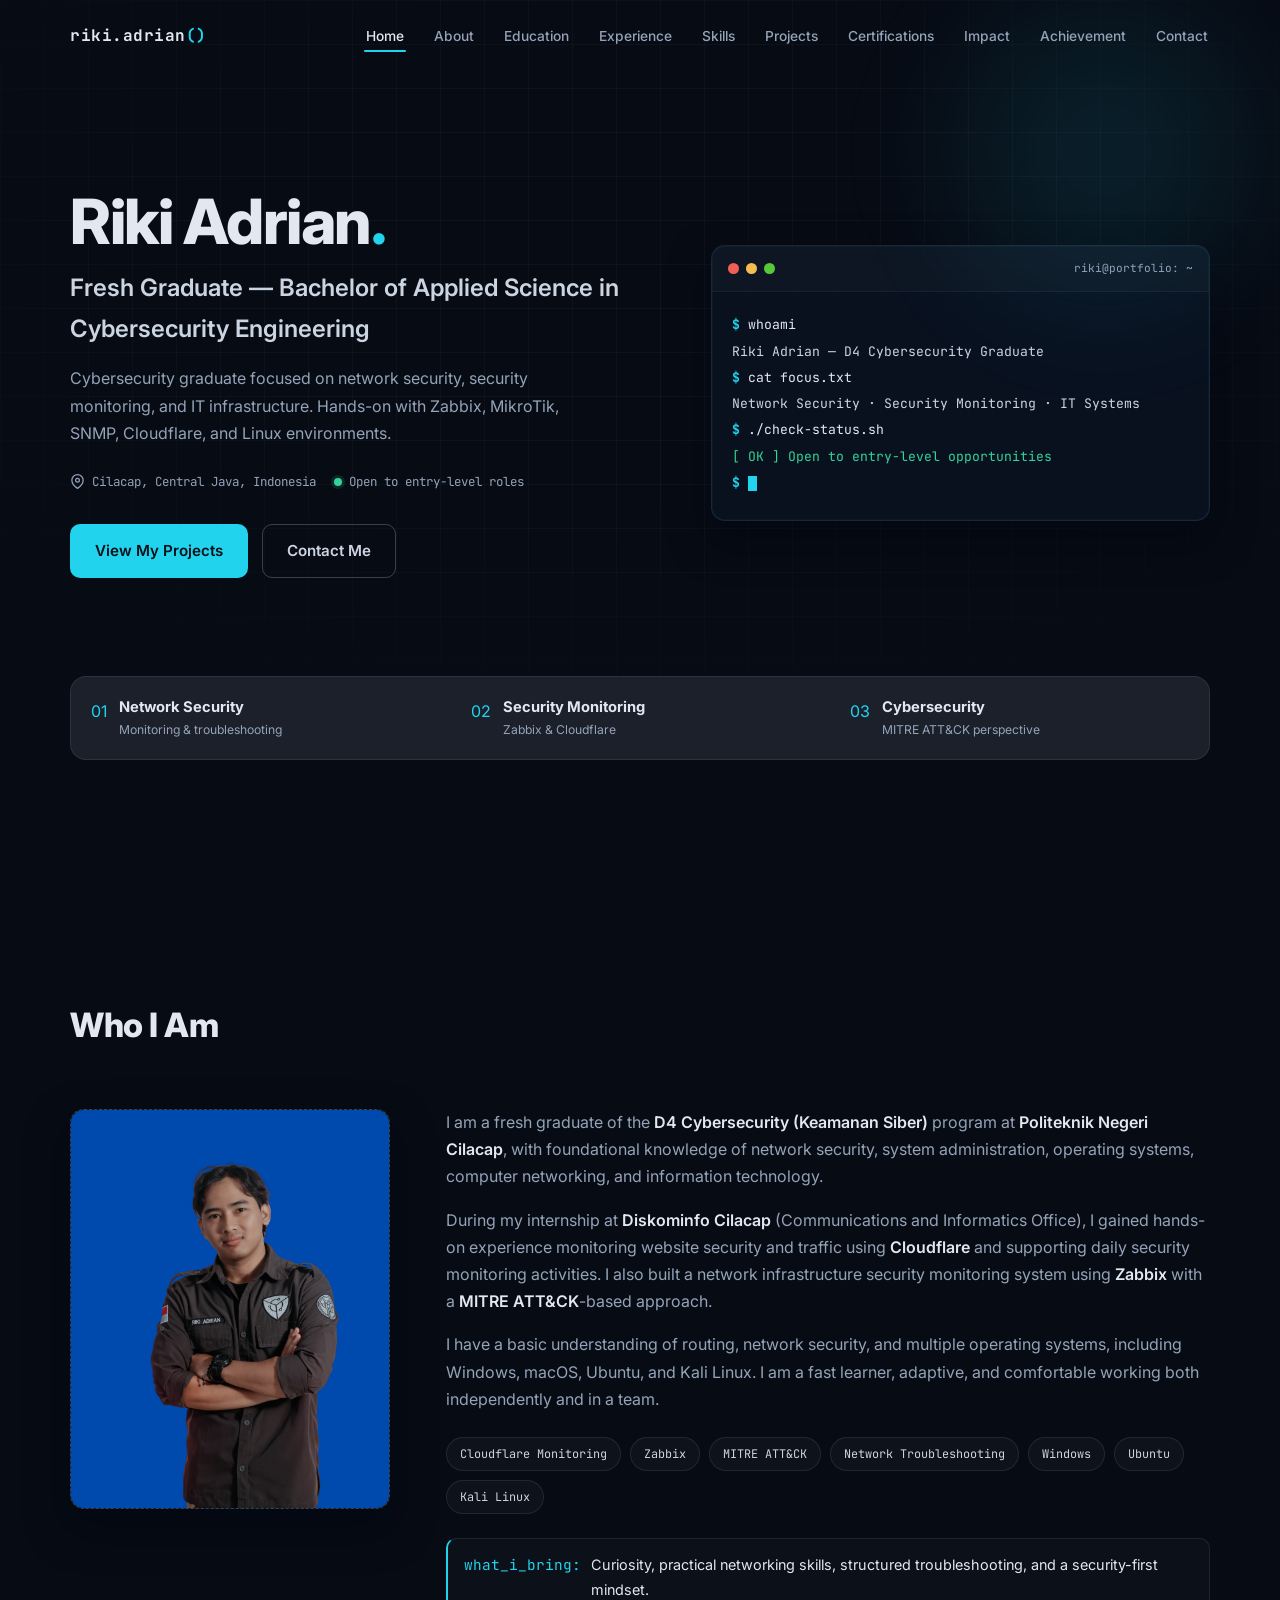
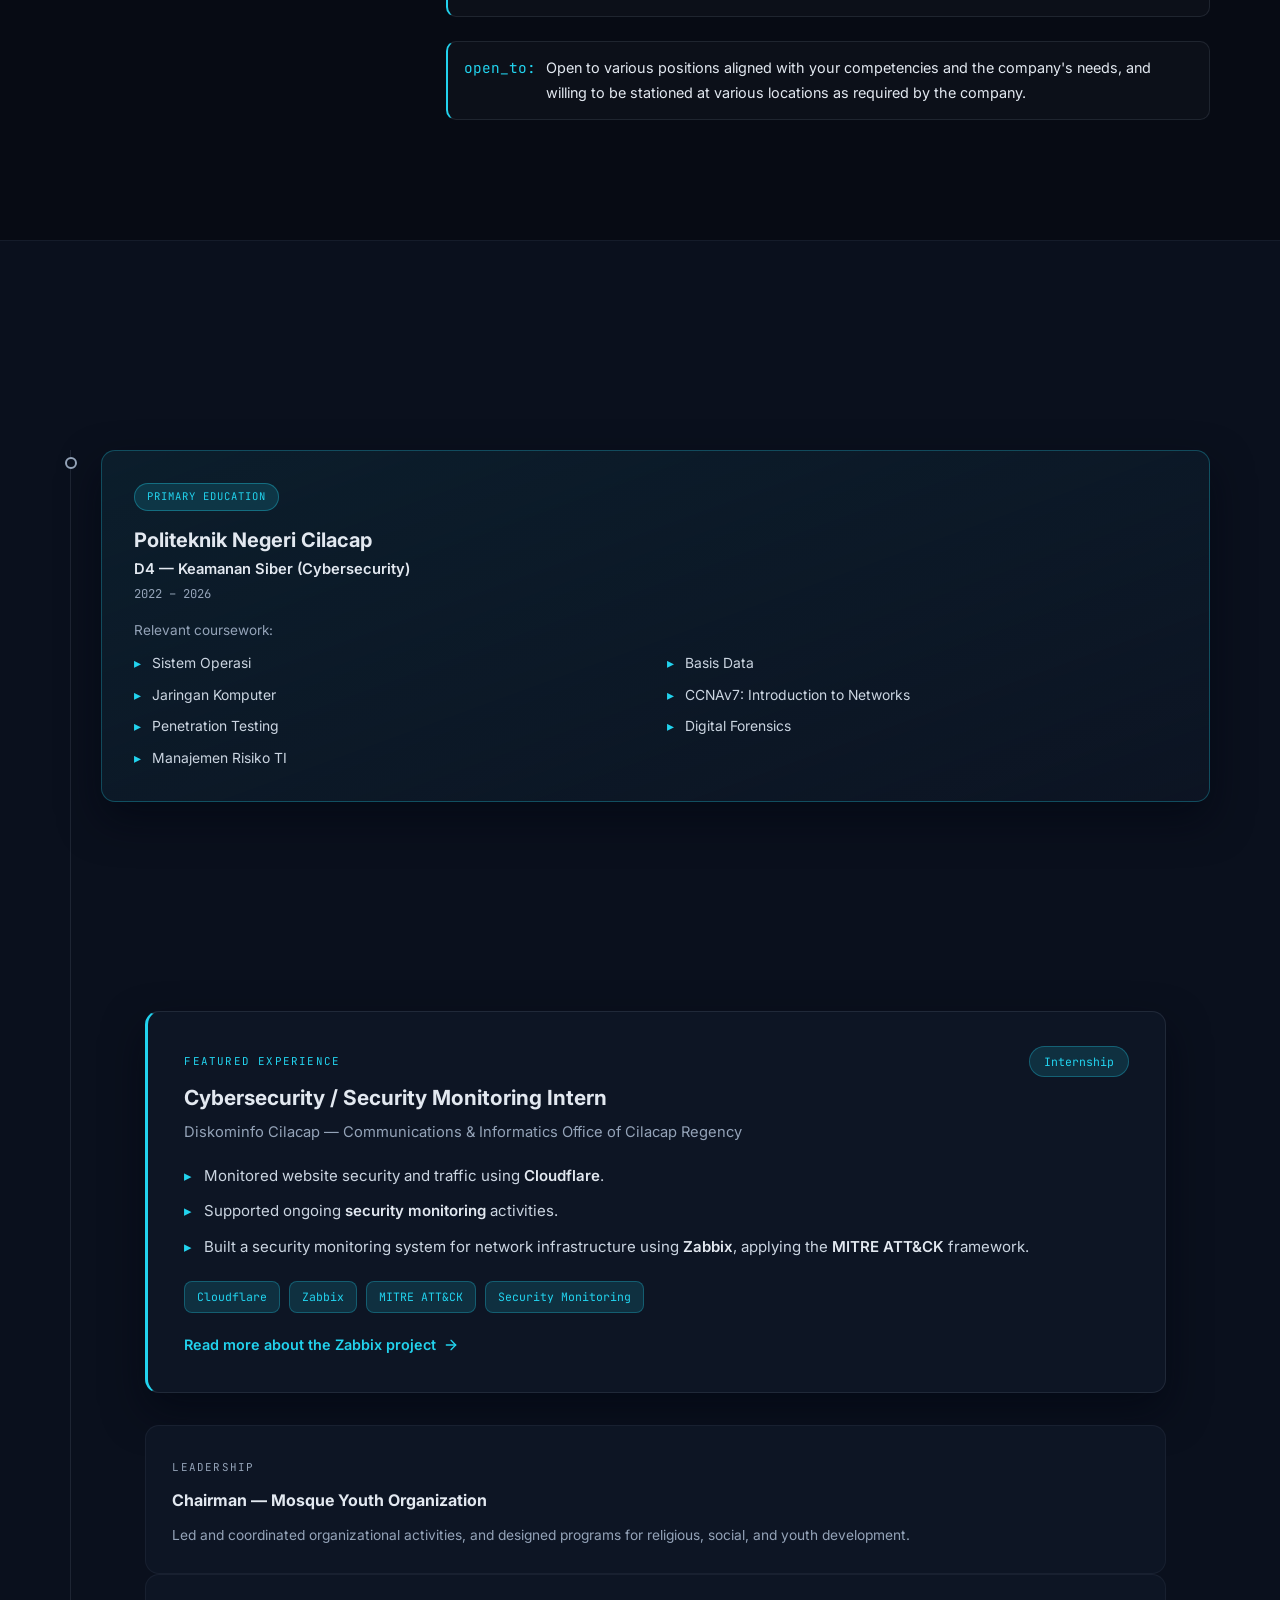
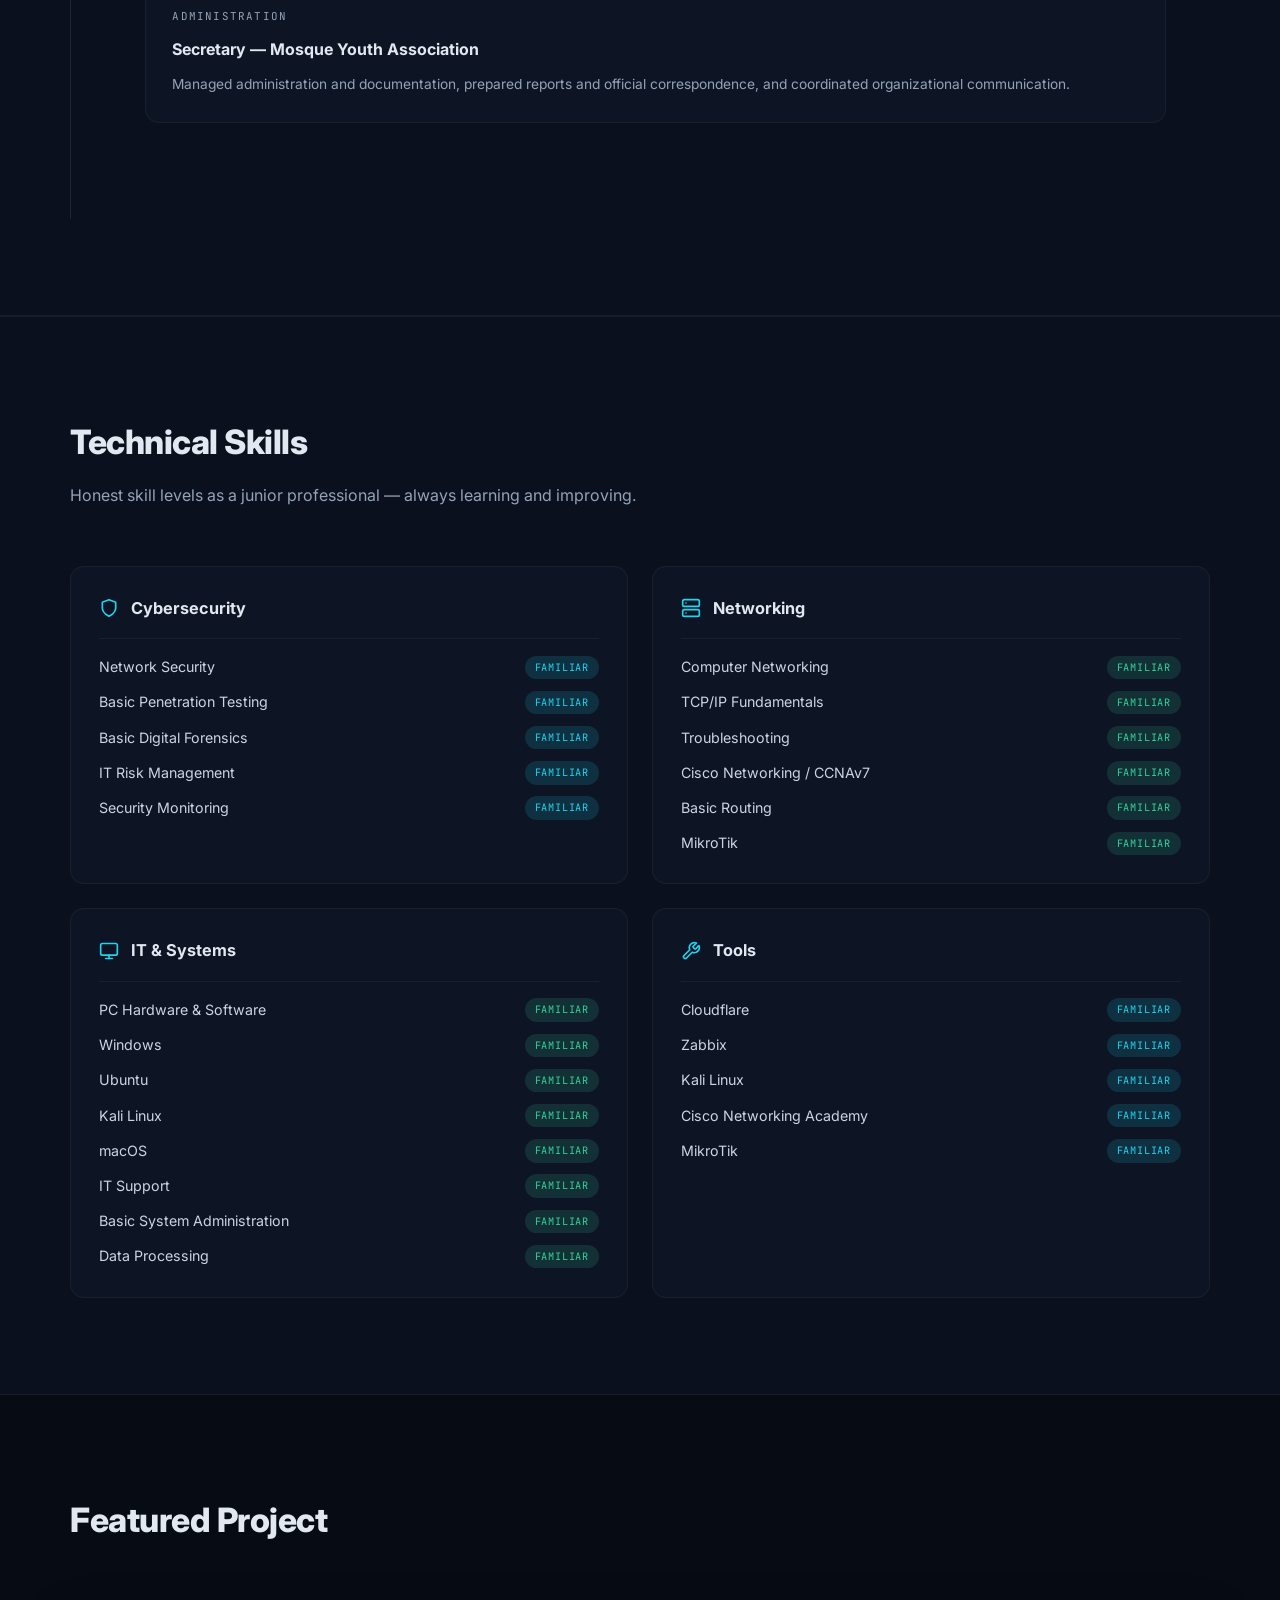
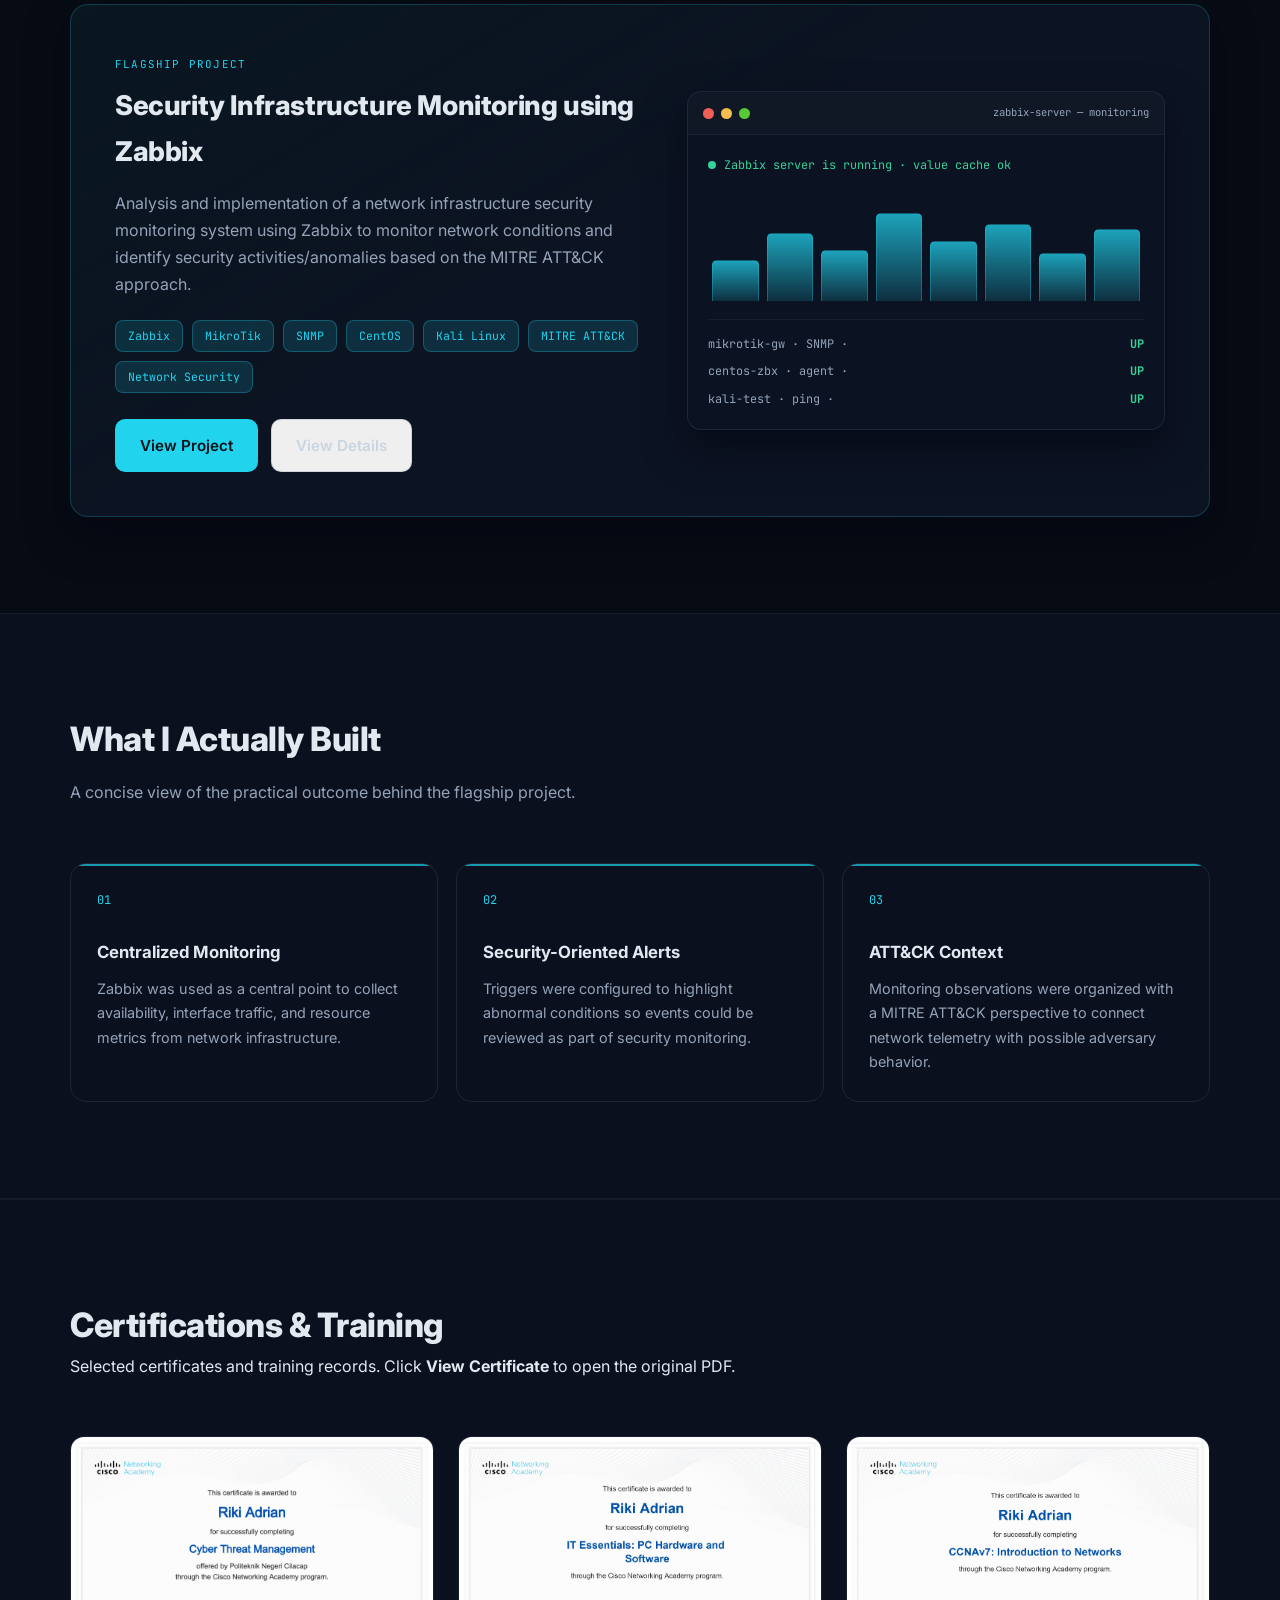
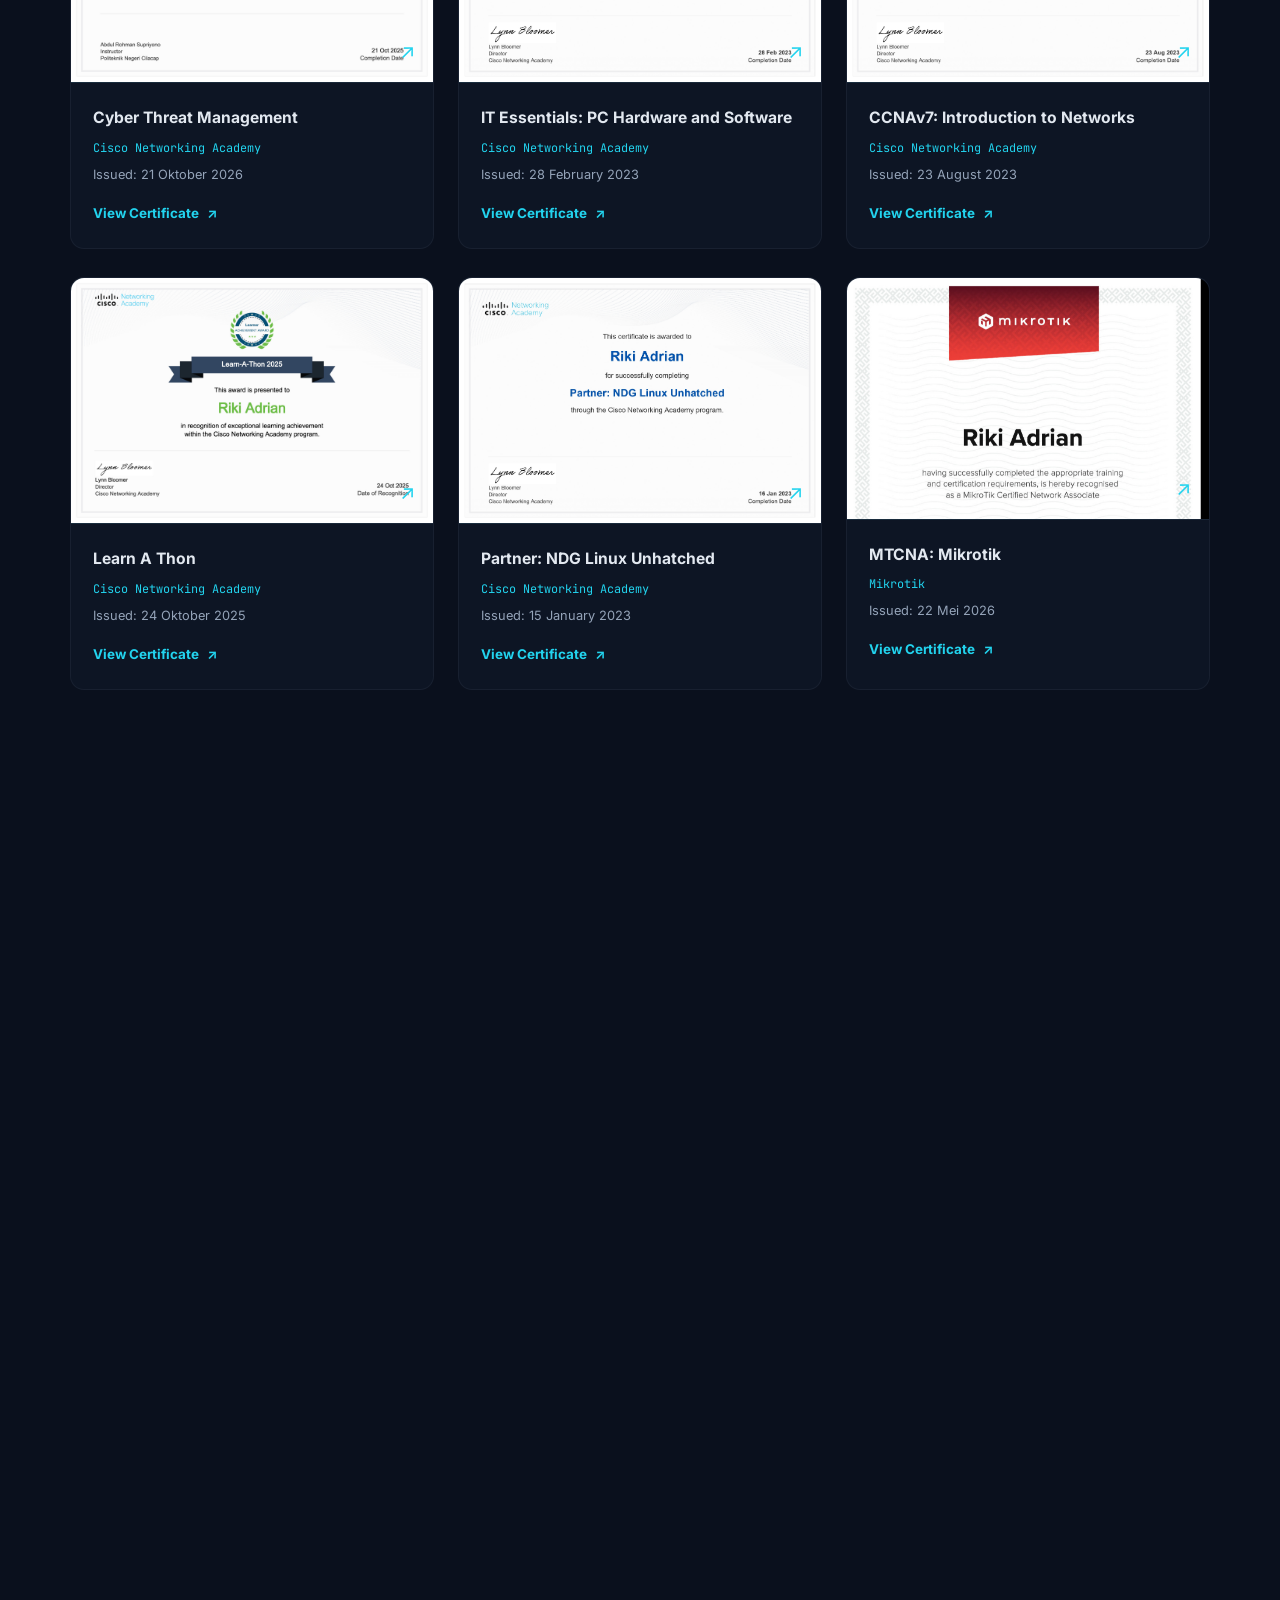
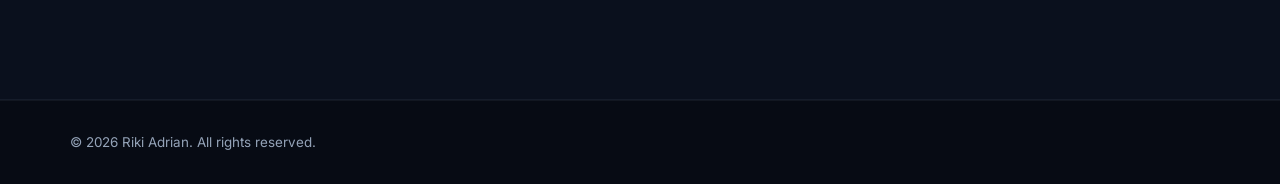
<file: index.html>
<!DOCTYPE html>
<html lang="en">
<head>
  <meta charset="UTF-8" />
  <meta name="viewport" content="width=device-width, initial-scale=1.0" />
  <title>Riki Adrian | Cybersecurity Portfolio</title>

  <!-- SEO -->
  <meta name="description" content="Portfolio Riki Adrian, Fresh Graduate D4 Keamanan Siber dengan minat dan pengalaman dasar dalam cybersecurity, network security, system administration, dan security monitoring." />
  <meta name="keywords" content="Riki Adrian, Cybersecurity, Network Security, Security Monitoring, Zabbix, MITRE ATT&CK, IT Support, System Administrator, Fresh Graduate, Politeknik Negeri Cilacap" />
  <meta name="author" content="Riki Adrian" />
  <meta name="robots" content="index, follow" />
  <meta name="theme-color" content="#070b14" />

  <!-- Open Graph -->
  <!-- TODO: ganti og:url dan og:image dengan URL absolut setelah website online,
       contoh: https://USERNAME.github.io/ -->
  <meta property="og:type" content="website" />
  <meta property="og:title" content="Riki Adrian | Cybersecurity Portfolio" />
  <meta property="og:description" content="Fresh Graduate D4 Keamanan Siber — Cybersecurity, Network Security & IT Systems." />
  <!-- Set these to your real GitHub Pages URL after deployment -->
  <meta property="og:url" content="https://USERNAME.github.io/" />
  <meta property="og:image" content="favicon.svg" />
  <meta property="og:image:alt" content="Riki Adrian — Cybersecurity Portfolio" />
  <meta name="twitter:card" content="summary" />
  <meta name="twitter:title" content="Riki Adrian | Cybersecurity Portfolio" />
  <meta name="twitter:description" content="D4 Cybersecurity graduate focused on network security, security monitoring, and IT systems." />

  <!-- Favicon -->
  <link rel="icon" type="image/svg+xml" href="favicon.svg" />

  <!-- Fonts (CDN) -->
  <link rel="preconnect" href="https://fonts.googleapis.com" />
  <link rel="preconnect" href="https://fonts.gstatic.com" crossorigin />
  <link href="https://fonts.googleapis.com/css2?family=Inter:wght@400;500;600;700;800&family=JetBrains+Mono:wght@400;500;700&display=swap" rel="stylesheet" />

  <link rel="stylesheet" href="style.css" />

  <!-- Structured data -->
  <script type="application/ld+json">
  {
    "@context": "https://schema.org",
    "@type": "Person",
    "name": "Riki Adrian",
    "jobTitle": "Fresh Graduate D4 Cybersecurity (Keamanan Siber)",
    "email": "mailto:rikiadrian058@gmail.com",
    "telephone": "+62-851-6818-9731",
    "address": { "@type": "PostalAddress", "addressLocality": "Cilacap", "addressRegion": "Central Java", "addressCountry": "ID" },
    "alumniOf": "Politeknik Negeri Cilacap",
    "knowsAbout": ["Cybersecurity", "Network Security", "Security Monitoring", "Zabbix", "MITRE ATT&CK", "Networking"]
  }
  </script>
</head>
<body>

  <a class="skip-link" href="#home">Skip to main content</a>

  <!-- ============ NAVBAR ============ -->
  <nav class="navbar" id="navbar" aria-label="Main navigation">
    <div class="container nav-container">
      <a href="#home" class="nav-logo mono">riki.adrian<span class="accent">()</span></a>

      <ul class="nav-menu" id="nav-menu">
        <li><a class="nav-link active" href="#home">Home</a></li>
        <li><a class="nav-link" href="#about">About</a></li>
        <li><a class="nav-link" href="#education">Education</a></li>
        <li><a class="nav-link" href="#experience">Experience</a></li>
        <li><a class="nav-link" href="#skills">Skills</a></li>
        <li><a class="nav-link" href="#projects">Projects</a></li>
        <li><a class="nav-link" href="#certifications">Certifications</a></li>
        <li><a class="nav-link" href="#project-impact">Impact</a></li>
        <li><a class="nav-link" href="#achievement">Achievement</a></li>
        <li><a class="nav-link" href="#contact">Contact</a></li>
      </ul>

      <button class="hamburger" id="nav-toggle" aria-label="Toggle navigation menu" aria-controls="nav-menu" aria-expanded="false">
        <span></span><span></span><span></span>
      </button>
    </div>
  </nav>

  <!-- ============ HERO ============ -->
  <header id="home" class="hero">
    <div class="container hero-inner">
      <div class="hero-content">
        <!-- <p class="greeting mono reveal">// Hello World, I'm</p> -->
        <h1 class="reveal d1">Riki Adrian<span class="accent">.</span></h1>
        <p class="role reveal d2">Fresh Graduate &mdash;  Bachelor of Applied Science in Cybersecurity Engineering</p>
        <p class="tagline reveal d3">
          Cybersecurity graduate focused on network security, security monitoring, and IT infrastructure.
          Hands-on with Zabbix, MikroTik, SNMP, Cloudflare, and Linux environments.
        </p>

        <div class="hero-meta mono reveal d3">
          <span class="meta-item">
            <svg viewBox="0 0 24 24" width="15" height="15" fill="none" stroke="currentColor" stroke-width="2" stroke-linecap="round" stroke-linejoin="round" aria-hidden="true"><path d="M21 10c0 7-9 13-9 13s-9-6-9-13a9 9 0 0 1 18 0z"/><circle cx="12" cy="10" r="3"/></svg>
            Cilacap, Central Java, Indonesia
          </span>
          <span class="meta-item status"><span class="dot"></span>Open to entry-level roles</span>
        </div>

        <div class="hero-actions reveal d4">
          <a href="#projects" class="btn btn-primary">View My Projects</a>
          <a href="#contact" class="btn btn-outline">Contact Me</a>
        </div>
      </div>

      <div class="term-card reveal d2" aria-hidden="true">
        <div class="term-head">
          <span class="t-dot"></span><span class="t-dot"></span><span class="t-dot"></span>
          <span class="term-title mono">riki@portfolio: ~</span>
        </div>
        <div class="term-body mono">
          <p><span class="t-prompt">$</span> whoami</p>
          <p class="t-out">Riki Adrian &mdash; D4 Cybersecurity Graduate</p>
          <p><span class="t-prompt">$</span> cat focus.txt</p>
          <p class="t-out">Network Security &middot; Security Monitoring &middot; IT Systems</p>
          <p><span class="t-prompt">$</span> ./check-status.sh</p>
          <p class="t-ok">[ OK ] Open to entry-level opportunities</p>
          <p><span class="t-prompt">$</span> <span class="t-cursor"></span></p>
        </div>
    </div>
      </div>
    </div>
    <div class="container">
      <div class="proof-strip reveal">
        <div><span class="proof-icon">01</span><strong>Network Security</strong><span>Monitoring &amp; troubleshooting</span></div>
        <div><span class="proof-icon">02</span><strong>Security Monitoring</strong><span>Zabbix &amp; Cloudflare</span></div>
        <div><span class="proof-icon">03</span><strong>Cybersecurity</strong><span>MITRE ATT&amp;CK perspective</span></div>
      </div>
    </div>
  </header>

  <main>

    <!-- ============ ABOUT ============ -->
    <section id="about" class="section">
      <div class="container">
        <div class="section-head reveal">
          <!-- <p class="kicker mono">// 01. About Me</p> -->
          <h2>Who I Am</h2>
        </div>

        <div class="about-grid">
          <div class="img-slot about-photo reveal" data-label="Profile photo placeholder &#8212; add assets/profile/profile.jpg">
            <img src="assets/profile/profile.jpg" alt="Photo of Riki Adrian" data-fallback />
          </div>

          <div class="about-text reveal d1">
            <p>
              I am a fresh graduate of the <strong>D4 Cybersecurity (Keamanan Siber)</strong> program at
              <strong>Politeknik Negeri Cilacap</strong>, with foundational knowledge of network security,
              system administration, operating systems, computer networking, and information technology.
            </p>
            <p>
              During my internship at <strong>Diskominfo Cilacap</strong> (Communications and Informatics Office),
              I gained hands-on experience monitoring website security and traffic using
              <strong>Cloudflare</strong> and supporting daily security monitoring activities.
              I also built a network infrastructure security monitoring system using
              <strong>Zabbix</strong> with a <strong>MITRE ATT&amp;CK</strong>-based approach.
            </p>
            <p>
              I have a basic understanding of routing, network security, and multiple operating systems,
              including Windows, macOS, Ubuntu, and Kali Linux. I am a fast learner, adaptive,
              and comfortable working both independently and in a team.
            </p>

            <div class="chip-row">
              <span class="chip mono">Cloudflare Monitoring</span>
              <span class="chip mono">Zabbix</span>
              <span class="chip mono">MITRE ATT&amp;CK</span>
              <span class="chip mono">Network Troubleshooting</span>
              <span class="chip mono">Windows</span>
              <span class="chip mono">Ubuntu</span>
              <span class="chip mono">Kali Linux</span>
            </div>

            <div class="about-callout">
              <span class="mono accent">what_i_bring:</span>
              <span>Curiosity, practical networking skills, structured troubleshooting, and a security-first mindset.</span>
            </div>
            <div class="about-callout">
              <span class="mono accent">open_to:</span> Open to various positions aligned with your competencies and the company's needs, 
              and willing to be stationed at various locations as required by the company.
            </p>
          </div>
        </div>
      </div>
    </section>

    <!-- ============ EDUCATION ============ -->
    <section id="education" class="section section-alt">
      <div class="container">
        <div class="section-head reveal">
          <!-- <p class="kicker mono">// 02. Education</p> -->
          <h2>Academic Background</h2>
        </div>

        <ol class="timeline">
          <li class="tl-item tl-featured reveal">
            <div class="tl-card featured-card">
              <span class="badge-primary mono">Primary Education</span>
              <h3>Politeknik Negeri Cilacap</h3>
              <p class="tl-degree accent">D4 &mdash; Keamanan Siber (Cybersecurity)</p>
              <p class="tl-years mono">2022 &ndash; 2026</p>
              <p class="tl-note">Relevant coursework:</p>
              <ul class="course-list">
                <li>Sistem Operasi</li>
                <li>Basis Data</li>
                <li>Jaringan Komputer</li>
                <li>CCNAv7: Introduction to Networks</li>
                <li>Penetration Testing</li>
                <li>Digital Forensics</li>
                <li>Manajemen Risiko TI</li>
              </ul>
            </div>
          <!-- </li>

          <li class="tl-item reveal">
            <h3>Ponpes Minhajurroshidin Pondok Gede, Jakarta</h3>
            <p class="tl-degree">Islamic Studies (Pendidikan Agama Islam)</p>
            <p class="tl-years mono">2019 &ndash; 2021</p>
          </li>

          <li class="tl-item reveal">
            <h3>SMK Muhammadiyah Way Sulan</h3>
            <p class="tl-degree">Teknik Sepeda Motor</p>
            <p class="tl-years mono">2016 &ndash; 2019</p>
          </li>

          <li class="tl-item reveal">
            <h3>SMP Budi Utomo Karyatani</h3>
            <p class="tl-years mono">2013 &ndash; 2016</p>
          </li>

          <li class="tl-item reveal">
            <h3>SDN Negeri 1 Batuliman Indah</h3>
            <p class="tl-years mono">2007 &ndash; 2013</p>
          </li>
        </ol>
      </div>
    </section> -->

    <!-- ============ EXPERIENCE ============ -->
    <section id="experience" class="section">
      <div class="container">
        <div class="section-head reveal">
          <!-- <p class="kicker mono">// 03. Experience</p> -->
          <h2>Practical Experience</h2>
        </div>

        <!-- Main experience -->
        <article class="exp-main reveal">
          <div class="exp-head">
            <div>
              <span class="exp-tag mono accent">Featured Experience</span>
              <h3>Cybersecurity / Security Monitoring Intern</h3>
              <p class="exp-org">Diskominfo Cilacap &mdash; Communications &amp; Informatics Office of Cilacap Regency</p>
            </div>
            <span class="exp-period mono">Internship</span>
          </div>
          <ul class="exp-list">
            <li>
              Monitored website security and traffic using <strong>Cloudflare</strong>.
            </li>
            <li>
              Supported ongoing <strong>security monitoring</strong> activities.
            </li>
            <li>
              Built a security monitoring system for network infrastructure using
              <strong>Zabbix</strong>, applying the <strong>MITRE ATT&amp;CK</strong> framework.
            </li>
          </ul>
          <div class="tag-row">
            <span class="badge mono">Cloudflare</span>
            <span class="badge mono">Zabbix</span>
            <span class="badge mono">MITRE ATT&amp;CK</span>
            <span class="badge mono">Security Monitoring</span>
          </div>
          <a class="text-link" href="projects/zabbix-monitoring/index.html">
            Read more about the Zabbix project
            <svg viewBox="0 0 24 24" width="16" height="16" fill="none" stroke="currentColor" stroke-width="2" stroke-linecap="round" stroke-linejoin="round" aria-hidden="true"><line x1="5" y1="12" x2="19" y2="12"/><polyline points="12 5 19 12 12 19"/></svg>
          </a>
        </article>

        <!-- Secondary experiences -->
        <!-- <div class="exp-grid">
          <article class="exp-card reveal">
            <span class="exp-tag mono muted-tag">Entrepreneurship</span>
            <h3>Owner &mdash; Motorcycle Workshop</h3>
            <p class="tl-years mono">2018 &ndash; 2019</p>
            <p class="exp-desc">
              Founded and managed a small motorcycle repair workshop, handling basic maintenance
              and repairs while serving customers directly.
            </p> -->
          </article>

          <article class="exp-card reveal d1">
            <span class="exp-tag mono muted-tag">Leadership</span>
            <h3>Chairman &mdash; Mosque Youth Organization</h3>
            <p class="exp-desc">
              Led and coordinated organizational activities, and designed programs for religious,
              social, and youth development.
            </p>
          </article>

          <article class="exp-card reveal d2">
            <span class="exp-tag mono muted-tag">Administration</span>
            <h3>Secretary &mdash; Mosque Youth Association</h3>
            <p class="exp-desc">
              Managed administration and documentation, prepared reports and official
              correspondence, and coordinated organizational communication.
            </p>
          </article>
        </div>
      </div>
    </section>

    <!-- ============ SKILLS ============ -->
    <section id="skills" class="section section-alt">
      <div class="container">
        <div class="section-head reveal">
          <!-- <p class="kicker mono">// 04. Skills</p> -->
          <h2>Technical Skills</h2>
          <p class="lead">Honest skill levels as a junior professional &mdash; always learning and improving.</p>
        </div>

       <div class="skills-grid">
          <article class="skill-card reveal">
            <div class="skill-head">
              <svg viewBox="0 0 24 24" width="20" height="20" fill="none" stroke="currentColor" stroke-width="2" stroke-linecap="round" stroke-linejoin="round" aria-hidden="true"><path d="M12 22s8-4 8-10V5l-8-3-8 3v7c0 6 8 10 8 10z"/></svg>
              <h3>Cybersecurity</h3>
            </div>
            <ul class="skill-list">
              <li><span>Network Security</span><span class="pill pill-familiar mono">Familiar</span></li>
              <li><span>Basic Penetration Testing</span><span class="pill pill-familiar mono">Familiar</span></li>
              <li><span>Basic Digital Forensics</span><span class="pill pill-familiar mono">Familiar</span></li>
              <li><span>IT Risk Management</span><span class="pill pill-familiar mono">Familiar</span></li>
              <li><span>Security Monitoring</span><span class="pill pill-familiar mono">Familiar</span></li>
            </ul>
          </article>

          <article class="skill-card reveal d1">
            <div class="skill-head">
              <svg viewBox="0 0 24 24" width="20" height="20" fill="none" stroke="currentColor" stroke-width="2" stroke-linecap="round" stroke-linejoin="round" aria-hidden="true"><rect x="2" y="2" width="20" height="8" rx="2"/><rect x="2" y="14" width="20" height="8" rx="2"/><line x1="6" y1="6" x2="6.01" y2="6"/><line x1="6" y1="18" x2="6.01" y2="18"/></svg>
              <h3>Networking</h3>
            </div>
            <ul class="skill-list">
              <li><span>Computer Networking</span><span class="pill pill-intermediate mono">Familiar</span></li>
              <li><span>TCP/IP Fundamentals</span><span class="pill pill-intermediate mono">Familiar</span></li>
              <li><span>Troubleshooting</span><span class="pill pill-intermediate mono">Familiar</span></li>
              <li><span>Cisco Networking / CCNAv7</span><span class="pill pill-intermediate mono">Familiar</span></li>
              <li><span>Basic Routing</span><span class="pill pill-intermediate mono">Familiar</span></li>
              <li><span>MikroTik</span><span class="pill pill-intermediate mono">Familiar</span></li>
            </ul>
          </article>

          <article class="skill-card reveal d2">
            <div class="skill-head">
              <svg viewBox="0 0 24 24" width="20" height="20" fill="none" stroke="currentColor" stroke-width="2" stroke-linecap="round" stroke-linejoin="round" aria-hidden="true"><rect x="2" y="3" width="20" height="14" rx="2"/><line x1="8" y1="21" x2="16" y2="21"/><line x1="12" y1="17" x2="12" y2="21"/></svg>
              <h3>IT &amp; Systems</h3>
            </div>
            <ul class="skill-list">
              <li><span>PC Hardware &amp; Software</span><span class="pill pill-intermediate mono">Familiar</span></li>
              <li><span>Windows</span><span class="pill pill-intermediate mono">Familiar</span></li>
              <li><span>Ubuntu</span><span class="pill pill-intermediate mono">Familiar</span></li>
              <li><span>Kali Linux</span><span class="pill pill-intermediate mono">Familiar</span></li>
              <li><span>macOS</span><span class="pill pill-intermediate mono">Familiar</span></li>
              <li><span>IT Support</span><span class="pill pill-intermediate mono">Familiar</span></li>
              <li><span>Basic System Administration</span><span class="pill pill-intermediate mono">Familiar</span></li>
              <li><span>Data Processing</span><span class="pill pill-intermediate mono">Familiar</span></li>
            </ul>
          </article>

          <article class="skill-card reveal d3">
            <div class="skill-head">
              <svg viewBox="0 0 24 24" width="20" height="20" fill="none" stroke="currentColor" stroke-width="2" stroke-linecap="round" stroke-linejoin="round" aria-hidden="true"><path d="M14.7 6.3a1 1 0 0 0 0 1.4l1.6 1.6a1 1 0 0 0 1.4 0l3.77-3.77a6 6 0 0 1-7.94 7.94l-6.91 6.91a2.12 2.12 0 0 1-3-3l6.91-6.91a6 6 0 0 1 7.94-7.94l-3.76 3.76z"/></svg>
              <h3>Tools</h3>
            </div>
            <ul class="skill-list">
              <li><span>Cloudflare</span><span class="pill pill-familiar mono">Familiar</span></li>
              <li><span>Zabbix</span><span class="pill pill-familiar mono">Familiar</span></li>
              <li><span>Kali Linux</span><span class="pill pill-familiar mono">Familiar</span></li>
              <li><span>Cisco Networking Academy</span><span class="pill pill-familiar mono">Familiar</span></li>
              <li><span>MikroTik</span><span class="pill pill-familiar mono">Familiar</span></li>
            </ul>
          </article>
        </div>
      </div>
    </section>


    <!-- ============ PROJECTS ============ -->
    <section id="projects" class="section">
      <div class="container">
        <div class="section-head reveal">
          <!-- <p class="kicker mono">// 05. Projects</p> -->
          <h2>Featured Project</h2>
        </div>

        <article class="project-card reveal">
          <div class="project-info">
            <span class="exp-tag mono accent">Flagship Project</span>
            <h3>Security Infrastructure Monitoring using Zabbix</h3>
            <p class="project-desc">
              Analysis and implementation of a network infrastructure security monitoring system
              using Zabbix to monitor network conditions and identify security activities/anomalies
              based on the MITRE ATT&amp;CK approach.
            </p>
            <div class="tag-row">
              <span class="badge mono">Zabbix</span>
              <span class="badge mono">MikroTik</span>
              <span class="badge mono">SNMP</span>
              <span class="badge mono">CentOS</span>
              <span class="badge mono">Kali Linux</span>
              <span class="badge mono">MITRE ATT&amp;CK</span>
              <span class="badge mono">Network Security</span>
            </div>
            <div class="project-actions">
              <a class="btn btn-primary" href="projects/zabbix-monitoring/index.html">View Project</a>
              <button class="btn btn-outline" id="details-toggle" type="button" aria-expanded="false" aria-controls="project-details">
                <span class="label">View Details</span>
              </button>
            </div>
          </div>

          <div class="mock-window" aria-hidden="true">
            <div class="mock-head">
              <span class="t-dot"></span><span class="t-dot"></span><span class="t-dot"></span>
              <span class="mono mock-title">zabbix-server &mdash; monitoring</span>
            </div>
            <div class="mock-body mono">
              <p class="mock-status"><span class="dot"></span>Zabbix server is running &middot; value cache ok</p>
              <div class="mock-bars">
                <span style="--h:38%"></span>
                <span style="--h:62%"></span>
                <span style="--h:47%"></span>
                <span style="--h:80%"></span>
                <span style="--h:55%"></span>
                <span style="--h:70%"></span>
                <span style="--h:44%"></span>
                <span style="--h:66%"></span>
              </div>
              <ul class="mock-hosts">
                <li>mikrotik-gw &middot; SNMP &middot; <b class="ok">UP</b></li>
                <li>centos-zbx &middot; agent &middot; <b class="ok">UP</b></li>
                <li>kali-test &middot; ping &middot; <b class="ok">UP</b></li>
              </ul>
            </div>
          </div>
        </article>

        <div class="details-panel" id="project-details">
          <div class="details-inner">
            <div class="detail-box">
              <h4 class="mono">// Objective</h4>
              <p>
                Design and implement monitoring that keeps network infrastructure observable and
                supports security-oriented analysis of network activity.
              </p>
            </div>
            <div class="detail-box">
              <h4 class="mono">// Scope</h4>
              <ul>
                <li>SNMP-based monitoring of MikroTik RouterOS devices</li>
                <li>Device availability, interface traffic &amp; resource metrics</li>
                <li>Alert triggers for abnormal conditions</li>
                <li>Monitoring items organized following MITRE ATT&amp;CK perspective</li>
              </ul>
            </div>
            <div class="detail-box">
              <h4 class="mono">// Environment</h4>
              <ul>
                <li>Zabbix on CentOS (monitoring platform)</li>
                <li>MikroTik RouterOS (monitored device)</li>
                <li>Kali Linux (workstation)</li>
                <li>Focus: Network Security Monitoring</li>
              </ul>
            </div>
          </div>
        </div>
      </div>
    </section>

    <!-- ============ PROJECT IMPACT ============ -->
    <section id="project-impact" class="section section-alt">
      <div class="container">
        <div class="section-head reveal">
          <!-- <p class="kicker mono">// 06. Project Impact</p> -->
          <h2>What I Actually Built</h2>
          <p class="lead">A concise view of the practical outcome behind the flagship project.</p>
        </div>
        <div class="impact-grid">
          <article class="impact-card reveal">
            <span class="impact-number mono">01</span>
            <h3>Centralized Monitoring</h3>
            <p>Zabbix was used as a central point to collect availability, interface traffic, and resource metrics from network infrastructure.</p>
          </article>
          <article class="impact-card reveal d1">
            <span class="impact-number mono">02</span>
            <h3>Security-Oriented Alerts</h3>
            <p>Triggers were configured to highlight abnormal conditions so events could be reviewed as part of security monitoring.</p>
          </article>
          <article class="impact-card reveal d2">
            <span class="impact-number mono">03</span>
            <h3>ATT&amp;CK Context</h3>
            <p>Monitoring observations were organized with a MITRE ATT&amp;CK perspective to connect network telemetry with possible adversary behavior.</p>
          </article>
        </div>
      </div>
    </section>

   <!-- ============ CERTIFICATIONS ============ -->
    <section id="certifications" class="section section-alt">
      <div class="container">
        <div class="section-head reveal">
          <!-- <p class="kicker mono">// 07. Certifications</p> -->
          <h2>Certifications &amp; Training</h2>
          <p class="section-lead">Selected certificates and training records. Click <strong>View Certificate</strong> to open the original PDF.</p>
        </div>

        <div class="cert-grid">
          <article class="cert-card reveal">
            <div class="pdf-preview">
  <a href="assets/certificates/Cyber-Threat-Management.pdf"
     target="_blank"
     rel="noopener"
     aria-label="Open Cyber Threat Management certificate">
    <img src="assets/certificates/Cyber-Threat-Management.jpg"
         alt="Cyber-Threat-Management">
    <span class="pdf-icon">↗</span>
  </a>
</div>
            <div class="cert-body">
              <h3>Cyber Threat Management</h3>
              <p class="cert-org mono">Cisco Networking Academy</p>
              <p class="cert-date">Issued: 21 Oktober 2026</p>
              <a class="cert-link" href="assets/certificates/Cyber-Threat-Management.pdf" target="_blank" rel="noopener">View Certificate <span aria-hidden="true">↗</span></a>
            </div>
          </article>
      
          <article class="cert-card reveal d1">
           <div class="pdf-preview">
  <a href="assets/certificates/it-essentials.pdf"
     target="_blank"
     rel="noopener"
     aria-label="Open IT Essentials certificate">
    <img src="assets/certificates/it-essentials.jpg"
         alt="IT Essentials PC Hardware and Software Certificate">
    <span class="pdf-icon">↗</span>
  </a>
</div>
            <div class="cert-body">
              <h3>IT Essentials: PC Hardware and Software</h3>
              <p class="cert-org mono">Cisco Networking Academy</p>
              <p class="cert-date">Issued: 28 February 2023</p>
              <a class="cert-link" href="assets/certificates/it-essentials.pdf" target="_blank" rel="noopener">View Certificate <span aria-hidden="true">↗</span></a>
            </div>
          </article>

          <article class="cert-card reveal d2">
            <div class="pdf-preview">
  <a href="assets/certificates/ccnav7.pdf"
     target="_blank"
     rel="noopener"
     aria-label="Open CCNAv7 certificate">
    <img src="assets/certificates/ccnav7.jpg"
         alt="CCNAv7 Introduction to Networks Certificate">
    <span class="pdf-icon">↗</span>
  </a>
</div>
            <div class="cert-body">
              <h3>CCNAv7: Introduction to Networks</h3>
              <p class="cert-org mono">Cisco Networking Academy</p>
              <p class="cert-date">Issued: 23 August 2023</p>
              <a class="cert-link" href="assets/certificates/ccnav7.pdf" target="_blank" rel="noopener">View Certificate <span aria-hidden="true">↗</span></a>
            </div>
          </article>
        </div>
<!-- Baris kedua -->
 <div class="cert-grid">
          <article class="cert-card reveal">
            <div class="pdf-preview">
  <a href="assets/certificates/learn-a-thon.pdf"
     target="_blank"
     rel="noopener"
     aria-label="Open learn a thon certificate">
    <img src="assets/certificates/learn-a-thon.jpg"
         alt="learn-a-thon">
    <span class="pdf-icon">↗</span>
  </a>
</div>
            <div class="cert-body">
              <h3>Learn A Thon</h3>
              <p class="cert-org mono">Cisco Networking Academy</p>
              <p class="cert-date">Issued: 24 Oktober 2025</p>
              <a class="cert-link" href="assets/certificates/learn-a-thon.pdf" target="_blank" rel="noopener">View Certificate <span aria-hidden="true">↗</span></a>
            </div>
          </article>
      
          <article class="cert-card reveal d1">
           <div class="pdf-preview">
  <a href="assets/certificates/linux-unhatched.pdf"
     target="_blank"
     rel="noopener"
     aria-label="Open Linux Unhatched certificate">
    <img src="assets/certificates/linux-unhatched.jpg"
         alt="Partner: NDG Linux Unhatched Certificate">
    <span class="pdf-icon">↗</span>
  </a>
</div>
            <div class="cert-body">
              <h3>Partner: NDG Linux Unhatched</h3>
              <p class="cert-org mono">Cisco Networking Academy</p>
              <p class="cert-date">Issued: 15 January 2023</p>
              <a class="cert-link" href="assets/certificates/linux-unhatched.pdf" target="_blank" rel="noopener">View Certificate <span aria-hidden="true">↗</span></a>
            </div>
          </article>

          <article class="cert-card reveal d2">
            <div class="pdf-preview">
  <a href="assets/certificates/mikrotik.pdf"
     target="_blank"
     rel="noopener"
     aria-label="Open Mikrotik certificate">
    <img src="assets/certificates/mikrotik.jpg"
         alt="MTCNA Mikrotik Certificate">
    <span class="pdf-icon">↗</span>
  </a>
</div>
            <div class="cert-body">
              <h3>MTCNA: Mikrotik</h3>
              <p class="cert-org mono">Mikrotik</p>
              <p class="cert-date">Issued: 22 Mei 2026</p>
              <a class="cert-link" href="assets/certificates/mikrotik.pdf" target="_blank" rel="noopener">View Certificate <span aria-hidden="true">↗</span></a>
            </div>
          </article>
        </div>
        
        <!-- <article class="other-training reveal">
          <div class="pdf-preview training-pdf-preview" aria-hidden="true">
            <span class="pdf-badge mono">PDF</span>
            <span class="pdf-icon">↗</span>
          </div>
          <div class="training-list">
            <h3>Additional Training</h3>
            <div class="training-item">
              <svg viewBox="0 0 24 24" width="18" height="18" fill="none" stroke="currentColor" stroke-width="2" stroke-linecap="round" stroke-linejoin="round" aria-hidden="true"><polyline points="22 12 18 12 15 21 9 3 6 12 2 12"/></svg>
              <div>
                <h4>Learn-A-Thon</h4>
                <p>Additional Cisco Networking Academy learning and training record.</p>
                <a class="cert-link compact" href="assets/certificates/learn-a-thon.pdf" target="_blank" rel="noopener">View Certificate <span aria-hidden="true">↗</span></a>
              </div>
            </div>
            <div class="training-item">
              <svg viewBox="0 0 24 24" width="18" height="18" fill="none" stroke="currentColor" stroke-width="2" stroke-linecap="round" stroke-linejoin="round" aria-hidden="true"><polyline points="23 6 13.5 15.5 8.5 10.5 1 18"/><polyline points="17 6 23 6 23 12"/></svg>
              <div>
                <h4>MikroTik / MTCNA</h4>
                <p>MikroTik networking and router configuration training.</p>
                <a class="cert-link compact" href="assets/certificates/mikrotik.pdf" target="_blank" rel="noopener">View Certificate <span aria-hidden="true">↗</span></a>
              </div>
              </div>
            <div class="training-item">
              <svg viewBox="0 0 24 24" width="18" height="18" fill="none" stroke="currentColor" stroke-width="2" stroke-linecap="round" stroke-linejoin="round" aria-hidden="true"><polyline points="23 6 13.5 15.5 8.5 10.5 1 18"/><polyline points="17 6 23 6 23 12"/></svg>
              <div>
                <h4>linux unhatched</h4>
                <p>linux unhatched.</p>
                <a class="cert-link compact" href="assets/certificates/linux-unhatched.pdf" target="_blank" rel="noopener">View Certificate <span aria-hidden="true">↗</span></a>
              </div>
            </div>
          </div>
        </article>
      </div>
    </section> -->

    <!-- ============ ACHIEVEMENT ============ -->
    <section id="achievement" class="section">
      <div class="container">
        <div class="section-head reveal">
          <!-- <p class="kicker mono">// 08. Achievement</p> -->
          <!-- <h2>Achievement</h2>
        </div>

        <article class="ach-card reveal">
          <div class="ach-icon" aria-hidden="true">
            <svg viewBox="0 0 24 24" width="30" height="30" fill="none" stroke="currentColor" stroke-width="2" stroke-linecap="round" stroke-linejoin="round"><path d="M6 9H4.5a2.5 2.5 0 0 1 0-5H6"/><path d="M18 9h1.5a2.5 2.5 0 0 0 0-5H18"/><path d="M4 22h16"/><path d="M10 14.66V17c0 .55-.47.98-.97 1.21C7.85 18.75 7 20.24 7 22"/><path d="M14 14.66V17c0 .55.47.98.97 1.21C16.15 18.75 17 20.24 17 22"/><path d="M18 2H6v7a6 6 0 0 0 12 0V2z"/></svg>
          </div>
          <div>
            <h3>2nd Place &mdash; Adult Pencak Silat Championship, IPSI Cup Cilacap 2022</h3>
            <p>Juara 2 Kejuaraan Pencak Silat Dewasa IPSI Cup Cilacap 2022.</p>
          </div>
          <span class="ach-year mono">2022</span>
        </article>
      </div>
    </section> -->

    <!-- ============ CONTACT ============ -->
    <section id="contact" class="section section-alt">
      <div class="container">
        <div class="section-head reveal">
          <!-- <p class="kicker mono">// 09. Contact</p> -->
          <h2>Get In Touch</h2>
          <p class="lead">
            I am open to entry-level opportunities and internships in cybersecurity,
            networking, and IT. Feel free to reach out.
          </p>
        </div>

        <div class="contact-grid">
          <a class="contact-card reveal" href="mailto:rikiadrian058@gmail.com">
            <span class="contact-icon" aria-hidden="true">
              <svg viewBox="0 0 24 24" width="22" height="22" fill="none" stroke="currentColor" stroke-width="2" stroke-linecap="round" stroke-linejoin="round"><path d="M4 4h16c1.1 0 2 .9 2 2v12c0 1.1-.9 2-2 2H4c-1.1 0-2-.9-2-2V6c0-1.1.9-2 2-2z"/><polyline points="22,6 12,13 2,6"/></svg>
            </span>
            <span class="contact-label mono">Email</span>
            <span class="contact-value">rikiadrian058@gmail.com</span>
          </a>

          <a class="contact-card reveal d1" href="tel:+6285168189731">
            <span class="contact-icon" aria-hidden="true">
              <svg viewBox="0 0 24 24" width="22" height="22" fill="none" stroke="currentColor" stroke-width="2" stroke-linecap="round" stroke-linejoin="round"><path d="M22 16.92v3a2 2 0 0 1-2.18 2 19.79 19.79 0 0 1-8.63-3.07 19.5 19.5 0 0 1-6-6 19.79 19.79 0 0 1-3.07-8.67A2 2 0 0 1 4.11 2h3a2 2 0 0 1 2 1.72 12.84 12.84 0 0 0 .7 2.81 2 2 0 0 1-.45 2.11L8.09 9.91a16 16 0 0 0 6 6l1.27-1.27a2 2 0 0 1 2.11-.45 12.84 12.84 0 0 0 2.81.7A2 2 0 0 1 22 16.92z"/></svg>
            </span>
            <span class="contact-label mono">Phone</span>
            <span class="contact-value">0851-6818-9731</span>
          </a>

          <div class="contact-card reveal d2">
            <span class="contact-icon" aria-hidden="true">
              <svg viewBox="0 0 24 24" width="22" height="22" fill="none" stroke="currentColor" stroke-width="2" stroke-linecap="round" stroke-linejoin="round"><path d="M21 10c0 7-9 13-9 13s-9-6-9-13a9 9 0 0 1 18 0z"/><circle cx="12" cy="10" r="3"/></svg>
            </span>
            <span class="contact-label mono">Location</span>
            <span class="contact-value">Cilacap, Jawa Tengah, Indonesia</span>
          </div>
        </div>

        <div class="contact-actions reveal">
          <a href="mailto:rikiadrian058@gmail.com" class="btn btn-primary">Email Me</a>
         
        </div>

        <!-- TODO: jika sudah punya LinkedIn/GitHub, tambahkan link di sini:
             <div class="social-row">
               <a href="https://linkedin.com/in/..." >LinkedIn</a>
               <a href="https://github.com/...">GitHub</a>
             </div>
        -->
      </div>
    </section>
  </main>

  <!-- ============ FOOTER ============ -->
  <footer class="footer">
    <div class="container footer-inner">
      <p>&copy; <span id="year">2026</span> Riki Adrian. All rights reserved.</p>
      <!-- <p class="mono">&lt;/&gt; Built with HTML, CSS &amp; JavaScript · Hosted on GitHub Pages</p> -->
    </div>
  </footer>

  <button id="to-top" class="to-top" type="button" aria-label="Scroll back to top">
    <svg viewBox="0 0 24 24" width="20" height="20" fill="none" stroke="currentColor" stroke-width="2" stroke-linecap="round" stroke-linejoin="round" aria-hidden="true"><polyline points="18 15 12 9 6 15"/></svg>
  </button>

  <script src="script.js"></script>
</body>
</html>
</file>
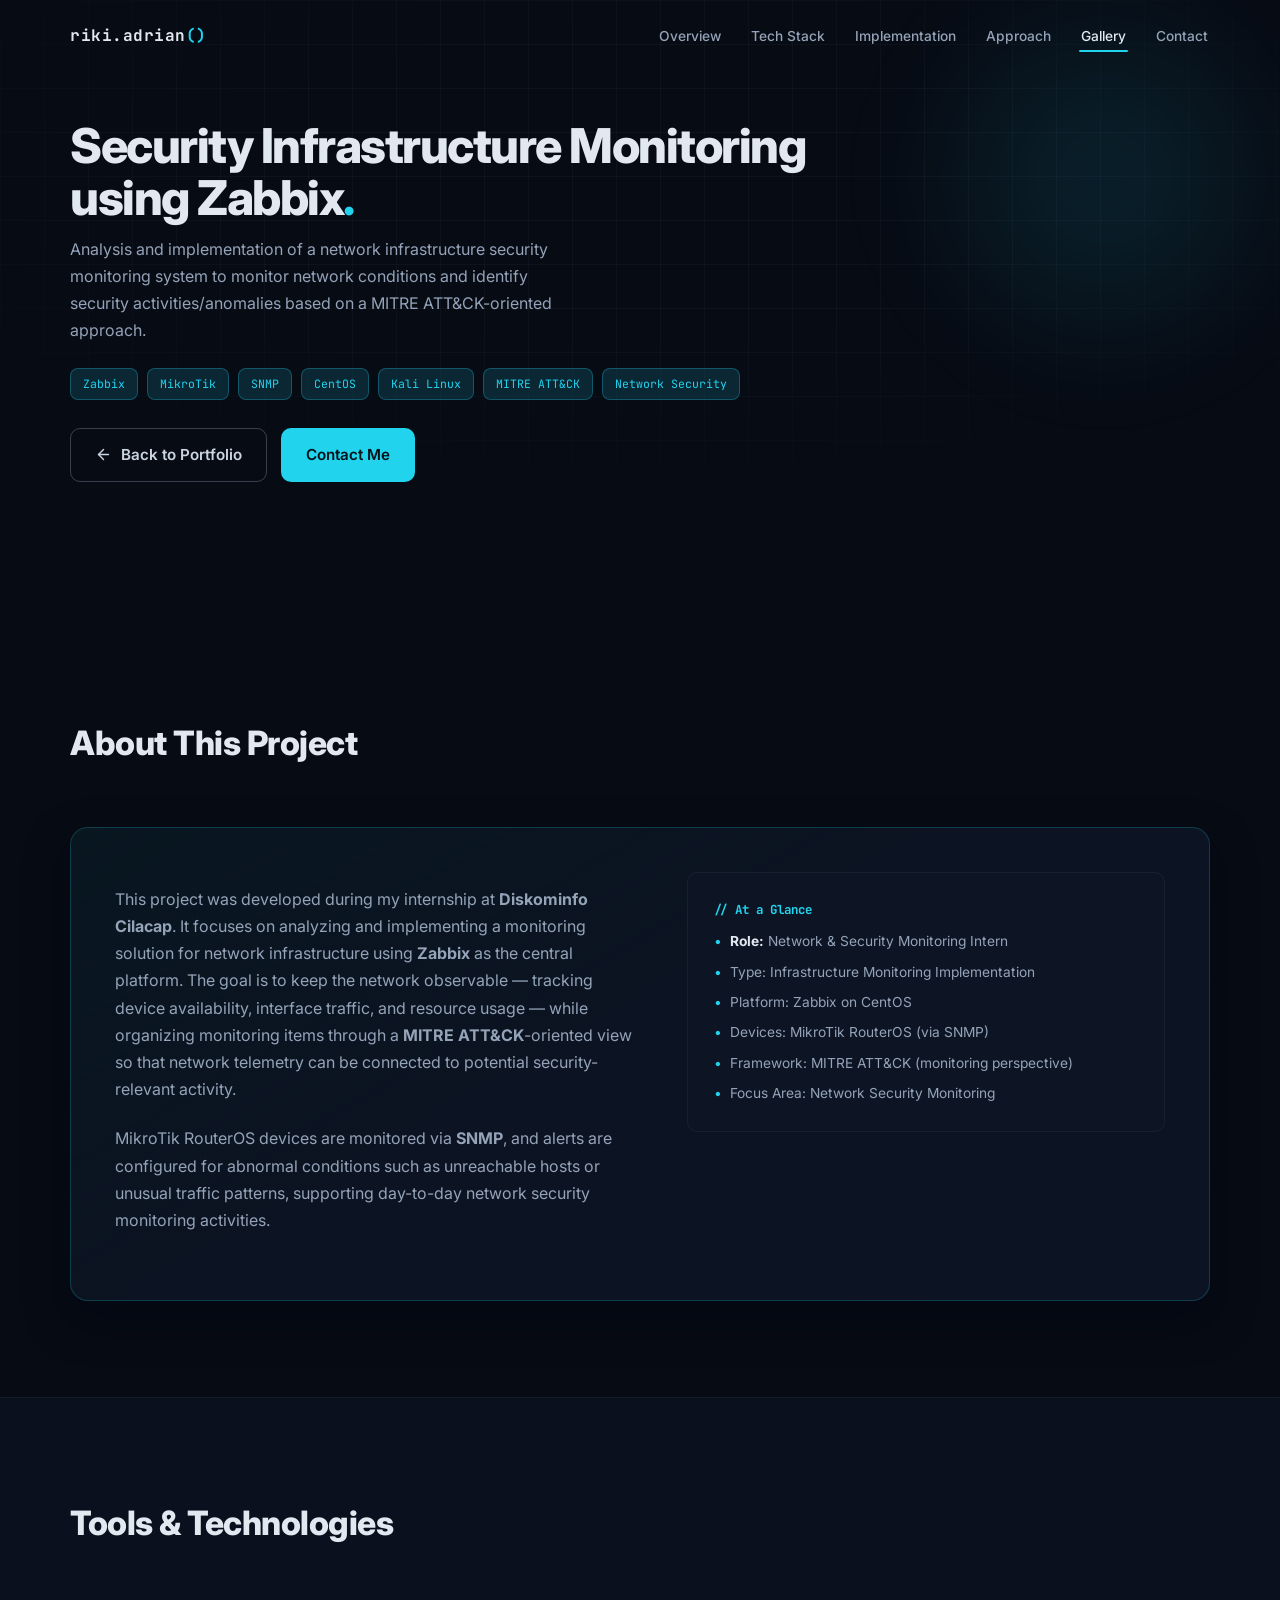
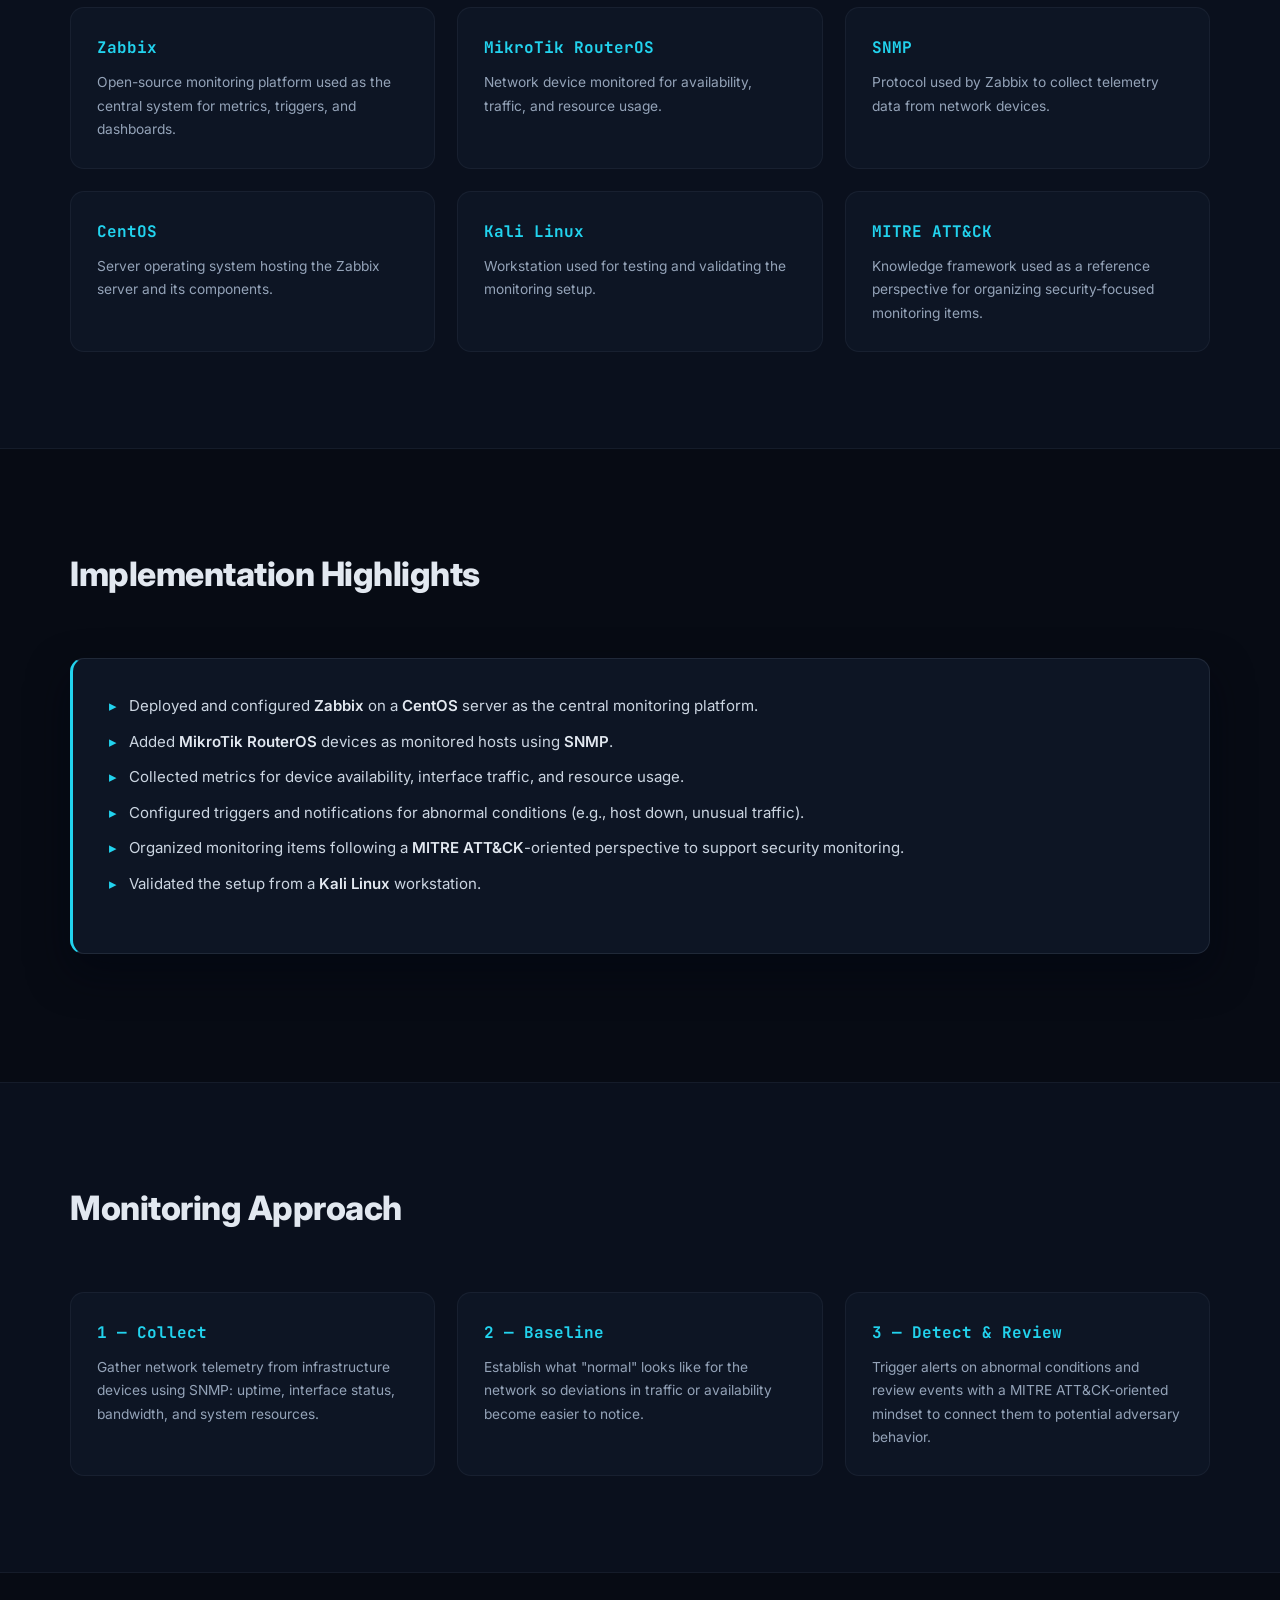
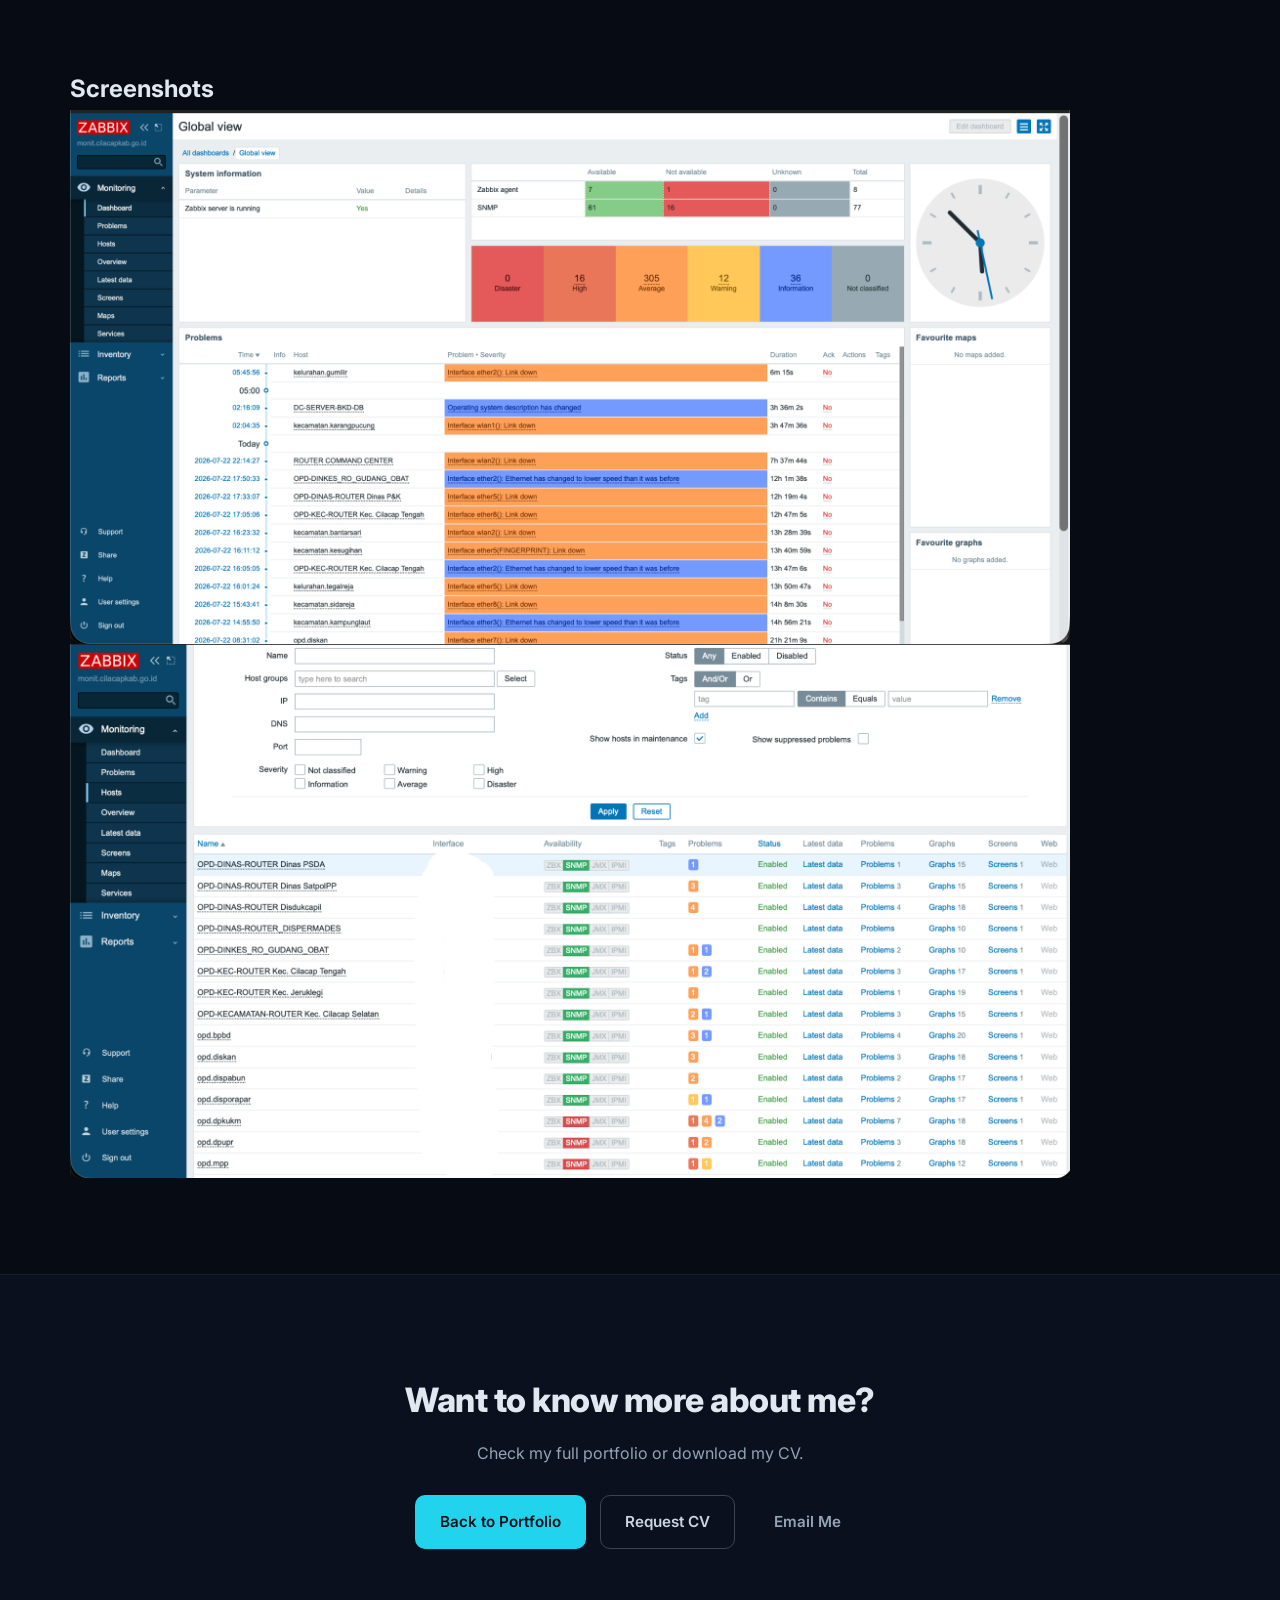
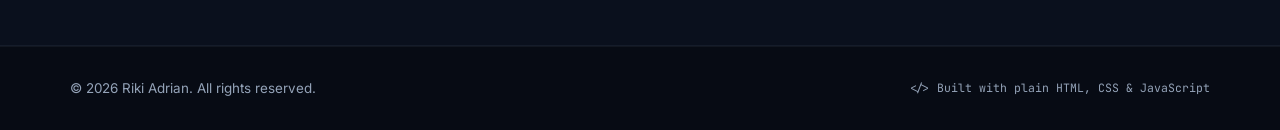
<file: projects/zabbix-monitoring/index.html>
<!DOCTYPE html>
<html lang="en">
<head>
  <meta charset="UTF-8" />
  <meta name="viewport" content="width=device-width, initial-scale=1.0" />
  <title>Security Infrastructure Monitoring using Zabbix | Riki Adrian</title>

  <!-- SEO -->
  <meta name="description" content="Project case study: analysis and implementation of network infrastructure security monitoring using Zabbix with a MITRE ATT&CK-based approach." />
  <meta name="author" content="Riki Adrian" />
  <meta name="robots" content="index, follow" />
  <meta name="theme-color" content="#070b14" />

  <!-- Open Graph -->
  <meta property="og:type" content="article" />
  <meta property="og:title" content="Security Infrastructure Monitoring using Zabbix | Riki Adrian" />
  <meta property="og:description" content="Network infrastructure security monitoring using Zabbix, MikroTik, SNMP & MITRE ATT&CK approach." />

  <link rel="icon" type="image/svg+xml" href="../../favicon.svg" />

  <link rel="preconnect" href="https://fonts.googleapis.com" />
  <link rel="preconnect" href="https://fonts.gstatic.com" crossorigin />
  <link href="https://fonts.googleapis.com/css2?family=Inter:wght@400;500;600;700;800&family=JetBrains+Mono:wght@400;500;700&display=swap" rel="stylesheet" />

  <link rel="stylesheet" href="../../style.css" />
</head>
<body>

  <a class="skip-link" href="#overview">Skip to main content</a>

  <!-- ============ NAVBAR ============ -->
  <nav class="navbar" id="navbar" aria-label="Main navigation">
    <div class="container nav-container">
      <a href="../../index.html" class="nav-logo mono">riki.adrian<span class="accent">()</span></a>

      <ul class="nav-menu" id="nav-menu">
        <li><a class="nav-link active" href="#overview">Overview</a></li>
        <li><a class="nav-link" href="#stack">Tech Stack</a></li>
        <li><a class="nav-link" href="#highlights">Implementation</a></li>
        <li><a class="nav-link" href="#approach">Approach</a></li>
        <li><a class="nav-link" href="#gallery">Gallery</a></li>
        <li><a class="nav-link" href="../../index.html#contact">Contact</a></li>
      </ul>

      <button class="hamburger" id="nav-toggle" aria-label="Toggle navigation menu" aria-controls="nav-menu" aria-expanded="false">
        <span></span><span></span><span></span>
      </button>
    </div>
  </nav>

  <!-- ============ PROJECT HERO ============ -->
  <header class="hero project-hero" style="min-height: auto;">
    <div class="container hero-inner" style="grid-template-columns: 1fr;">
      <div class="hero-content">
        <!-- <p class="greeting mono reveal">// Featured Project</p> -->
        <h1 class="reveal d1" style="font-size: clamp(1.9rem, 5vw, 3rem);">
          Security Infrastructure Monitoring<br />using Zabbix<span class="accent">.</span>
        </h1>
        <p class="tagline reveal d2">
          Analysis and implementation of a network infrastructure security monitoring system
          to monitor network conditions and identify security activities/anomalies
          based on a MITRE ATT&amp;CK-oriented approach.
        </p>
        <div class="tag-row reveal d3" style="margin-bottom: 28px;">
          <span class="badge mono">Zabbix</span>
          <span class="badge mono">MikroTik</span>
          <span class="badge mono">SNMP</span>
          <span class="badge mono">CentOS</span>
          <span class="badge mono">Kali Linux</span>
          <span class="badge mono">MITRE ATT&amp;CK</span>
          <span class="badge mono">Network Security</span>
        </div>
        <div class="hero-actions reveal d4">
          <a class="btn btn-outline" href="../../index.html">
            <svg viewBox="0 0 24 24" width="17" height="17" fill="none" stroke="currentColor" stroke-width="2" stroke-linecap="round" stroke-linejoin="round" aria-hidden="true"><line x1="19" y1="12" x2="5" y2="12"/><polyline points="12 19 5 12 12 5"/></svg>
            Back to Portfolio
          </a>
          <a class="btn btn-primary" href="../../index.html#contact">Contact Me</a>
        </div>
      </div>
    </div>
  </header>

  <main>

    <!-- ============ OVERVIEW ============ -->
    <section id="overview" class="section">
      <div class="container">
        <div class="section-head reveal">
          <!-- <p class="kicker mono">// Overview</p> -->
          <h2>About This Project</h2>
        </div>

        <div class="project-card" style="align-items: start;">
          <div class="project-info">
            <p class="project-desc" style="max-width: none;">
              This project was developed during my internship at
              <strong>Diskominfo Cilacap</strong>. It focuses on analyzing and implementing
              a monitoring solution for network infrastructure using
              <strong>Zabbix</strong> as the central platform. The goal is to keep the
              network observable &mdash; tracking device availability, interface traffic,
              and resource usage &mdash; while organizing monitoring items through a
              <strong>MITRE ATT&amp;CK</strong>-oriented view so that network telemetry can be
              connected to potential security-relevant activity.
            </p>
            <p class="project-desc" style="max-width: none;">
              MikroTik RouterOS devices are monitored via <strong>SNMP</strong>, and alerts are
              configured for abnormal conditions such as unreachable hosts or unusual traffic
              patterns, supporting day-to-day network security monitoring activities.
            </p>
          </div>

          <aside class="detail-box" style="padding: 26px;">
            <h4 class="mono">// At a Glance</h4>
            <ul>
              <li><strong style="color: var(--text);">Role:</strong> Network &amp; Security Monitoring Intern</li>
              <li>Type: Infrastructure Monitoring Implementation</li>
              <li>Platform: Zabbix on CentOS</li>
              <li>Devices: MikroTik RouterOS (via SNMP)</li>
              <li>Framework: MITRE ATT&amp;CK (monitoring perspective)</li>
              <li>Focus Area: Network Security Monitoring</li>
            </ul>
          </aside>
        </div>
      </div>
    </section>

    <!-- ============ TECH STACK ============ -->
    <section id="stack" class="section section-alt">
      <div class="container">
        <div class="section-head reveal">
          <!-- <p class="kicker mono">// Tech Stack</p> -->
          <h2>Tools &amp; Technologies</h2>
        </div>

        <div class="exp-grid">
          <article class="exp-card reveal"><h3 class="mono accent">Zabbix</h3><p class="exp-desc">Open-source monitoring platform used as the central system for metrics, triggers, and dashboards.</p></article>
          <article class="exp-card reveal d1"><h3 class="mono accent">MikroTik RouterOS</h3><p class="exp-desc">Network device monitored for availability, traffic, and resource usage.</p></article>
          <article class="exp-card reveal d2"><h3 class="mono accent">SNMP</h3><p class="exp-desc">Protocol used by Zabbix to collect telemetry data from network devices.</p></article>
          <article class="exp-card reveal"><h3 class="mono accent">CentOS</h3><p class="exp-desc">Server operating system hosting the Zabbix server and its components.</p></article>
          <article class="exp-card reveal d1"><h3 class="mono accent">Kali Linux</h3><p class="exp-desc">Workstation used for testing and validating the monitoring setup.</p></article>
          <article class="exp-card reveal d2"><h3 class="mono accent">MITRE ATT&amp;CK</h3><p class="exp-desc">Knowledge framework used as a reference perspective for organizing security-focused monitoring items.</p></article>
        </div>
      </div>
    </section>

    <!-- ============ IMPLEMENTATION HIGHLIGHTS ============ -->
    <section id="highlights" class="section">
      <div class="container">
        <div class="section-head reveal">
          <!-- <p class="kicker mono">// Implementation</p> -->
          <h2>Implementation Highlights</h2>
        </div>

        <article class="exp-main reveal">
          <ul class="exp-list">
            <li>Deployed and configured <strong>Zabbix</strong> on a <strong>CentOS</strong> server as the central monitoring platform.</li>
            <li>Added <strong>MikroTik RouterOS</strong> devices as monitored hosts using <strong>SNMP</strong>.</li>
            <li>Collected metrics for device availability, interface traffic, and resource usage.</li>
            <li>Configured triggers and notifications for abnormal conditions (e.g., host down, unusual traffic).</li>
            <li>Organized monitoring items following a <strong>MITRE ATT&amp;CK</strong>-oriented perspective to support security monitoring.</li>
            <li>Validated the setup from a <strong>Kali Linux</strong> workstation.</li>
          </ul>
        </article>
      </div>
    </section>

    <!-- ============ MONITORING APPROACH ============ -->
    <section id="approach" class="section section-alt">
      <div class="container">
        <div class="section-head reveal">
          <!-- <p class="kicker mono">// Approach</p> -->
          <h2>Monitoring Approach</h2>
        </div>

        <div class="exp-grid">
          <article class="exp-card reveal">
            <h3 class="mono accent">1 &mdash; Collect</h3>
            <p class="exp-desc">
              Gather network telemetry from infrastructure devices using SNMP:
              uptime, interface status, bandwidth, and system resources.
            </p>
          </article>
          <article class="exp-card reveal d1">
            <h3 class="mono accent">2 &mdash; Baseline</h3>
            <p class="exp-desc">
              Establish what "normal" looks like for the network so deviations
              in traffic or availability become easier to notice.
            </p>
          </article>
          <article class="exp-card reveal d2">
            <h3 class="mono accent">3 &mdash; Detect &amp; Review</h3>
            <p class="exp-desc">
              Trigger alerts on abnormal conditions and review events with a
              MITRE ATT&amp;CK-oriented mindset to connect them to potential adversary behavior.
            </p>
          </article>
        </div>
      </div>
    </section>

    <!-- ============ GALLERY ============ -->
    <!-- <section id="gallery" class="section">
      <div class="container">
        <div class="section-head reveal">
          <p class="kicker mono">// Gallery</p>
          <h2>Screenshots</h2>
          <p class="lead">Replace the boxes below with your own screenshots when available.</p>
        </div> -->

          <!-- <div class="exp-grid project-gallery"> -->
          <!-- Replace these visual cards with real screenshots when available -->
          <!-- <div class="dashboard-preview reveal" aria-label="Illustration of a Zabbix monitoring dashboard"> -->
            <!-- <div class="preview-top mono"><span>zabbix / dashboard</span><span class="preview-live">● LIVE</span></div> -->
            <!-- <div class="preview-body"> -->
              <!-- <div class="preview-chart"><span></span><span></span><span></span><span></span><span></span><span></span><span></span><span></span></div> -->
              <!-- <div class="preview-metrics"><b>HOSTS <em>3</em></b><b>SNMP <em>UP</em></b><b>ALERTS <em>REVIEW</em></b></div> -->
            <!-- </div> -->
          <!-- </div> -->
          <!-- <div class="dashboard-preview reveal d1" aria-label="Illustration of network monitoring status"> -->
            <!-- <div class="preview-top mono"><span>network / overview</span><span>SNMP</span></div> -->
            <!-- <div class="preview-body"> -->
              <!-- <div class="node-map"><span class="node">ZBX</span><i></i><span class="node">GW</span><i></i><span class="node">LAN</span></div> -->
              <!-- <div class="preview-log mono"><p>[OK] host availability</p><p>[OK] interface telemetry</p><p>[INFO] event requires review</p></div> -->
            <!-- </div> -->
          <!-- </div> -->
        <!-- </div> -->
      <!-- </div> -->
    <!-- </section> -->
     <!-- ============ GALLERY ============ -->
<section id="gallery" class="section">
  <div class="container">

    <h2>Screenshots</h2>

    <img 
      src="../../assets/screenshots/zabbix-dashboard.png"
      alt="Zabbix Dashboard"
      style="width: 100%; max-width: 1000px;">

    <img 
      src="../../assets/screenshots/network-monitoring.png"
      alt="Network Monitoring"
      style="width: 100%; max-width: 1000px;">

  </div>
</section>

    <!-- ============ CTA ============ -->
    <section class="section section-alt">
      <div class="container" style="text-align: center;">
        <div class="section-head reveal" style="margin-bottom: 28px;">
          <h2>Want to know more about me?</h2>
          <p class="lead" style="margin-inline: auto;">Check my full portfolio or download my CV.</p>
        </div>
        <div class="contact-actions reveal" style="justify-content: center;">
          <a class="btn btn-primary" href="../../index.html">Back to Portfolio</a>
          <a class="btn btn-outline" href="../../index.html#contact">Request CV</a>
          <a class="btn btn-ghost" href="mailto:rikiadrian058@gmail.com">Email Me</a>
        </div>
      </div>
    </section>
  </main>

  <!-- ============ FOOTER ============ -->
  <footer class="footer">
    <div class="container footer-inner">
      <p>&copy; <span id="year">2026</span> Riki Adrian. All rights reserved.</p>
      <p class="mono">&lt;/&gt; Built with plain HTML, CSS &amp; JavaScript</p>
    </div>
  </footer>

  <button id="to-top" class="to-top" type="button" aria-label="Scroll back to top">
    <svg viewBox="0 0 24 24" width="20" height="20" fill="none" stroke="currentColor" stroke-width="2" stroke-linecap="round" stroke-linejoin="round" aria-hidden="true"><polyline points="18 15 12 9 6 15"/></svg>
  </button>

  <script src="../../script.js"></script>
</body>
</html>
</file>
<file: style.css>
/* =========================================================
   Riki Adrian Portfolio — style.css
   Dark, modern, cybersecurity-inspired theme
   Sections: Variables > Base > Utilities > Nav > Hero >
   About > Education > Experience > Skills > Project >
   Certifications > Achievement > Contact > Footer > Reveal
   ========================================================= */

/* ---------- 1. VARIABLES & RESET ---------- */
:root {
  --bg: #070b14;
  --bg-alt: #0a101d;
  --card: #0d1524;
  --card-hover: #101b2e;
  --border: rgba(148, 163, 184, 0.14);
  --border-soft: rgba(148, 163, 184, 0.08);

  --text: #e2e8f0;
  --text-soft: #cbd5e1;
  --muted: #94a3b8;

  --accent: #22d3ee;
  --accent-dim: rgba(34, 211, 238, 0.14);
  --green: #34d399;
  --green-dim: rgba(52, 211, 153, 0.14);

  --font-sans: "Inter", -apple-system, BlinkMacSystemFont, "Segoe UI", sans-serif;
  --font-mono: "JetBrains Mono", "SFMono-Regular", Consolas, monospace;

  --radius: 14px;
  --radius-sm: 10px;
  --nav-h: 72px;
  --shadow: 0 18px 40px rgba(2, 6, 17, 0.55);
}

*,
*::before,
*::after {
  box-sizing: border-box;
  margin: 0;
  padding: 0;
}

html {
  scroll-behavior: smooth;
  scroll-padding-top: calc(var(--nav-h) + 16px);
}

body {
  font-family: var(--font-sans);
  background-color: var(--bg);
  color: var(--text);
  line-height: 1.7;
  overflow-x: hidden;
  -webkit-font-smoothing: antialiased;
}

img {
  max-width: 100%;
  display: block;
}

ul,
ol {
  list-style: none;
}

a {
  color: inherit;
  text-decoration: none;
}

button {
  font-family: inherit;
  cursor: pointer;
}

::selection {
  background: var(--accent);
  color: #04121a;
}

:focus-visible {
  outline: 2px solid var(--accent);
  outline-offset: 3px;
  border-radius: 4px;
}

/* Scrollbar (subtle) */
::-webkit-scrollbar {
  width: 10px;
}
::-webkit-scrollbar-track {
  background: var(--bg);
}
::-webkit-scrollbar-thumb {
  background: #1e293b;
  border-radius: 8px;
}
::-webkit-scrollbar-thumb:hover {
  background: #334155;
}

/* ---------- 2. UTILITIES ---------- */
.container {
  width: min(1140px, 92%);
  margin-inline: auto;
}

.mono {
  font-family: var(--font-mono);
}

.accent {
  color: var(--accent);
}

.section {
  padding: 96px 0;
}

.section-alt {
  background: var(--bg-alt);
  border-block: 1px solid var(--border-soft);
}

.section-head {
  margin-bottom: 56px;
}

.kicker {
  color: var(--accent);
  font-size: 0.85rem;
  letter-spacing: 1px;
  margin-bottom: 10px;
}

.section-head h2 {
  font-size: clamp(1.6rem, 3vw, 2.1rem);
  font-weight: 800;
  letter-spacing: -0.5px;
}

.lead {
  color: var(--muted);
  max-width: 62ch;
  margin-top: 12px;
}

.skip-link {
  position: absolute;
  top: -48px;
  left: 16px;
  z-index: 200;
  background: var(--accent);
  color: #04121a;
  padding: 10px 16px;
  border-radius: 8px;
  font-weight: 600;
  transition: top 0.25s ease;
}
.skip-link:focus {
  top: 12px;
}

/* Buttons */
.btn {
  display: inline-flex;
  align-items: center;
  gap: 9px;
  padding: 13px 24px;
  border-radius: var(--radius-sm);
  font-weight: 600;
  font-size: 0.95rem;
  border: 1px solid transparent;
  transition: transform 0.22s ease, box-shadow 0.22s ease, background 0.22s ease,
    border-color 0.22s ease, color 0.22s ease;
}

.btn-primary {
  background: var(--accent);
  color: #04121a;
}
.btn-primary:hover {
  transform: translateY(-2px);
  box-shadow: 0 10px 28px rgba(34, 211, 238, 0.28);
}

.btn-outline {
  border-color: rgba(148, 163, 184, 0.35);
  color: var(--text-soft);
}
.btn-outline:hover {
  border-color: var(--accent);
  color: var(--accent);
  transform: translateY(-2px);
}

.btn-ghost {
  color: var(--muted);
}
.btn-ghost:hover {
  color: var(--text);
}

/* Badges / chips / pills */
.badge {
  display: inline-block;
  font-size: 0.72rem;
  padding: 5px 12px;
  border-radius: 8px;
  background: var(--accent-dim);
  border: 1px solid rgba(34, 211, 238, 0.28);
  color: var(--accent);
  white-space: nowrap;
}

.chip {
  display: inline-block;
  font-size: 0.74rem;
  padding: 6px 13px;
  border-radius: 999px;
  border: 1px solid var(--border);
  background: rgba(255, 255, 255, 0.03);
  color: var(--text-soft);
}

.tag-row {
  display: flex;
  flex-wrap: wrap;
  gap: 9px;
}

.pill {
  font-size: 0.64rem;
  text-transform: uppercase;
  letter-spacing: 0.8px;
  padding: 3px 10px;
  border-radius: 999px;
  white-space: nowrap;
}
.pill-basic {
  background: rgba(148, 163, 184, 0.14);
  color: #aab8ca;
}
.pill-familiar {
  background: var(--accent-dim);
  color: var(--accent);
}
.pill-intermediate {
  background: var(--green-dim);
  color: var(--green);
}

/* Image slots with graceful placeholder */
.img-slot {
  position: relative;
  overflow: hidden;
  background:
    repeating-linear-gradient(45deg, rgba(148, 163, 184, 0.04) 0 10px, transparent 10px 20px),
    var(--card);
  border: 1px dashed rgba(148, 163, 184, 0.3);
}

.img-slot img {
  width: 100%;
  height: 100%;
  object-fit: cover;
}

.img-slot.img-missing::after {
  content: attr(data-label);
  position: absolute;
  inset: 0;
  display: flex;
  align-items: center;
  justify-content: center;
  text-align: center;
  padding: 18px;
  font-family: var(--font-mono);
  font-size: 0.72rem;
  line-height: 1.6;
  color: var(--muted);
}

/* ---------- 3. NAVBAR ---------- */
.navbar {
  position: fixed;
  top: 0;
  left: 0;
  right: 0;
  height: var(--nav-h);
  z-index: 100;
  display: flex;
  align-items: center;
  transition: background 0.3s ease, border-color 0.3s ease, backdrop-filter 0.3s ease;
  border-bottom: 1px solid transparent;
}

.navbar.scrolled {
  background: rgba(7, 11, 20, 0.82);
  backdrop-filter: blur(12px);
  -webkit-backdrop-filter: blur(12px);
  border-bottom-color: var(--border-soft);
}

.nav-container {
  display: flex;
  align-items: center;
  justify-content: space-between;
  gap: 20px;
}

.nav-logo {
  font-weight: 700;
  font-size: 1rem;
  letter-spacing: 0.5px;
}

.nav-logo .accent {
  color: var(--accent);
}

.nav-menu {
  display: flex;
  align-items: center;
  gap: 26px;
}

.nav-link {
  position: relative;
  font-size: 0.86rem;
  font-weight: 500;
  color: var(--muted);
  padding: 6px 2px;
  transition: color 0.2s ease;
}

.nav-link::after {
  content: "";
  position: absolute;
  left: 0;
  bottom: -2px;
  width: 100%;
  height: 2px;
  background: var(--accent);
  border-radius: 2px;
  transform: scaleX(0);
  transform-origin: left;
  transition: transform 0.25s ease;
}

.nav-link:hover,
.nav-link.active {
  color: var(--text);
}

.nav-link.active::after,
.nav-link:hover::after {
  transform: scaleX(1);
}

/* Hamburger */
.hamburger {
  display: none;
  flex-direction: column;
  justify-content: center;
  gap: 5px;
  width: 42px;
  height: 42px;
  padding: 9px;
  background: transparent;
  border: 1px solid var(--border);
  border-radius: 10px;
}
.hamburger span {
  display: block;
  height: 2px;
  width: 100%;
  background: var(--text);
  border-radius: 2px;
  transition: transform 0.3s ease, opacity 0.3s ease;
}
.hamburger.open span:nth-child(1) {
  transform: translateY(7px) rotate(45deg);
}
.hamburger.open span:nth-child(2) {
  opacity: 0;
}
.hamburger.open span:nth-child(3) {
  transform: translateY(-7px) rotate(-45deg);
}

/* ---------- 4. HERO ---------- */
.hero {
  position: relative;
  min-height: max(660px, 100vh);
  display: flex;
  flex-direction: column;
  justify-content: center;
  padding-top: calc(var(--nav-h) + 48px);
  padding-bottom: 72px;
  overflow: hidden;
}

/* Subtle grid background */
.hero::before {
  content: "";
  position: absolute;
  inset: 0;
  background-image:
    linear-gradient(rgba(148, 163, 184, 0.05) 1px, transparent 1px),
    linear-gradient(90deg, rgba(148, 163, 184, 0.05) 1px, transparent 1px);
  background-size: 44px 44px;
  mask-image: radial-gradient(ellipse 90% 70% at 50% 30%, black 35%, transparent 78%);
  -webkit-mask-image: radial-gradient(ellipse 90% 70% at 50% 30%, black 35%, transparent 78%);
  pointer-events: none;
}

/* Soft cyan glow */
.hero::after {
  content: "";
  position: absolute;
  top: -10%;
  right: -5%;
  width: 480px;
  height: 480px;
  background: radial-gradient(circle, rgba(34, 211, 238, 0.12), transparent 65%);
  filter: blur(40px);
  pointer-events: none;
}

.hero-inner {
  position: relative;
  display: grid;
  grid-template-columns: 1.08fr 0.92fr;
  gap: 56px;
  align-items: center;
  margin-bottom: 64px;
}

.greeting {
  color: var(--accent);
  font-size: 0.92rem;
  margin-bottom: 14px;
}

.hero h1 {
  font-size: clamp(2.5rem, 6vw, 3.9rem);
  font-weight: 800;
  letter-spacing: -1.5px;
  line-height: 1.08;
  margin-bottom: 12px;
}

.role {
  font-size: clamp(1.15rem, 2.4vw, 1.5rem);
  font-weight: 600;
  color: var(--text-soft);
  margin-bottom: 16px;
}

.tagline {
  color: var(--muted);
  max-width: 50ch;
  margin-bottom: 24px;
}

.hero-meta {
  display: flex;
  flex-wrap: wrap;
  gap: 18px;
  font-size: 0.78rem;
  color: var(--muted);
  margin-bottom: 32px;
}

.meta-item {
  display: inline-flex;
  align-items: center;
  gap: 7px;
}

.meta-item.status .dot {
  width: 8px;
  height: 8px;
  border-radius: 50%;
  background: var(--green);
  box-shadow: 0 0 0 3px var(--green-dim);
  animation: pulse-dot 2s infinite;
}

@keyframes pulse-dot {
  0%,
  100% {
    box-shadow: 0 0 0 3px var(--green-dim);
  }
  50% {
    box-shadow: 0 0 0 6px rgba(52, 211, 153, 0.06);
  }
}

.hero-actions {
  display: flex;
  flex-wrap: wrap;
  gap: 14px;
}

/* Terminal card */
.term-card {
  position: relative;
  background: rgba(11, 19, 34, 0.88);
  border: 1px solid var(--border);
  border-radius: var(--radius);
  box-shadow: var(--shadow), inset 0 0 0 1px rgba(34, 211, 238, 0.04);
  overflow: hidden;
}

.term-head {
  display: flex;
  align-items: center;
  gap: 7px;
  padding: 13px 16px;
  border-bottom: 1px solid var(--border-soft);
  background: rgba(255, 255, 255, 0.02);
}

.t-dot {
  width: 11px;
  height: 11px;
  border-radius: 50%;
  background: #1e293b;
}
.t-dot:nth-child(1) {
  background: #ef5f57;
}
.t-dot:nth-child(2) {
  background: #f5bd4f;
}
.t-dot:nth-child(3) {
  background: #59c837;
}

.term-title {
  margin-left: auto;
  font-size: 0.7rem;
  color: var(--muted);
}

.term-body {
  padding: 20px 20px 24px;
  font-size: 0.82rem;
  line-height: 2;
}

.term-body p {
  white-space: nowrap;
  overflow: hidden;
  text-overflow: ellipsis;
}

.t-prompt {
  color: var(--accent);
  font-weight: 700;
}

.t-out {
  color: var(--text-soft);
}

.t-ok {
  color: var(--green);
}

.t-cursor {
  display: inline-block;
  width: 9px;
  height: 1.1em;
  vertical-align: text-bottom;
  background: var(--accent);
  animation: blink 1.1s steps(2, start) infinite;
}

@keyframes blink {
  to {
    visibility: hidden;
  }
}

/* Hero stats */
.hero-stats {
  position: relative;
  display: grid;
  grid-template-columns: repeat(3, 1fr);
  gap: 1px;
  background: var(--border-soft);
  border: 1px solid var(--border-soft);
  border-radius: var(--radius);
  overflow: hidden;
}

.stat {
  background: rgba(11, 19, 34, 0.75);
  backdrop-filter: blur(6px);
  padding: 22px 26px;
  display: flex;
  flex-direction: column;
  gap: 4px;
}

.stat-value {
  color: var(--accent);
  font-size: 1.15rem;
  font-weight: 700;
}

.stat-label {
  font-size: 0.78rem;
  color: var(--muted);
  line-height: 1.5;
}

/* ---------- 5. ABOUT ---------- */
.about-grid {
  display: grid;
  grid-template-columns: 320px 1fr;
  gap: 56px;
  align-items: start;
}

.about-photo {
  aspect-ratio: 4 / 5;
  border-radius: var(--radius);
  box-shadow: var(--shadow);
}

.about-text p + p {
  margin-top: 16px;
}

.about-text strong {
  color: var(--text);
  font-weight: 600;
}

.about-text p {
  color: var(--muted);
}

.chip-row {
  display: flex;
  flex-wrap: wrap;
  gap: 9px;
  margin: 24px 0;
}

.open-to {
  font-size: 0.84rem;
  color: var(--text-soft);
  border-left: 2px solid var(--accent);
  padding-left: 14px;
}

/* ---------- 6. EDUCATION ---------- */
.timeline {
  position: relative;
  padding-left: 30px;
  border-left: 1px solid var(--border);
  display: flex;
  flex-direction: column;
  gap: 36px;
}

.tl-item {
  position: relative;
}

.tl-item::before {
  content: "";
  position: absolute;
  left: -36.5px;
  top: 7px;
  width: 12px;
  height: 12px;
  border-radius: 50%;
  background: var(--bg-alt);
  border: 2px solid var(--muted);
}

.tl-item h3 {
  font-size: 1.05rem;
  font-weight: 700;
}

.tl-degree {
  color: var(--muted);
  font-size: 0.92rem;
}

.tl-years {
  color: var(--muted);
  font-size: 0.76rem;
  margin-top: 2px;
}

/* Featured education card */
.tl-card.featured-card {
  background: linear-gradient(160deg, rgba(34, 211, 238, 0.07), rgba(13, 21, 36, 0.9));
  border: 1px solid rgba(34, 211, 238, 0.28);
  border-radius: var(--radius);
  padding: 30px 32px;
  box-shadow: var(--shadow);
}

.tl-card.featured-card h3 {
  font-size: 1.25rem;
  margin-top: 12px;
}

.badge-primary {
  display: inline-block;
  font-size: 0.66rem;
  letter-spacing: 1px;
  text-transform: uppercase;
  padding: 4px 12px;
  border-radius: 999px;
  background: var(--accent-dim);
  border: 1px solid rgba(34, 211, 238, 0.35);
  color: var(--accent);
}

.tl-card.featured-card .tl-degree {
  color: var(--text);
  font-weight: 600;
}

.tl-note {
  color: var(--muted);
  font-size: 0.85rem;
  margin-top: 14px;
}

.course-list {
  display: grid;
  grid-template-columns: repeat(2, minmax(0, 1fr));
  gap: 8px 22px;
  margin-top: 10px;
}

.course-list li {
  color: var(--text-soft);
  font-size: 0.87rem;
  padding-left: 18px;
  position: relative;
}

.course-list li::before {
  content: "▸";
  position: absolute;
  left: 0;
  color: var(--accent);
}

/* ---------- 7. EXPERIENCE ---------- */
.exp-main {
  background: var(--card);
  border: 1px solid var(--border);
  border-left: 3px solid var(--accent);
  border-radius: var(--radius);
  padding: 34px 36px;
  margin-bottom: 32px;
  box-shadow: var(--shadow);
}

.exp-head {
  display: flex;
  justify-content: space-between;
  align-items: flex-start;
  gap: 18px;
  flex-wrap: wrap;
  margin-bottom: 18px;
}

.exp-tag {
  display: inline-block;
  font-size: 0.68rem;
  letter-spacing: 1.2px;
  text-transform: uppercase;
  margin-bottom: 10px;
}

.muted-tag {
  color: var(--muted);
}

.exp-main h3 {
  font-size: 1.3rem;
  font-weight: 700;
}

.exp-org {
  color: var(--muted);
  font-size: 0.92rem;
  margin-top: 4px;
}

.exp-period {
  font-size: 0.72rem;
  color: var(--accent);
  background: var(--accent-dim);
  border: 1px solid rgba(34, 211, 238, 0.3);
  padding: 5px 14px;
  border-radius: 999px;
  white-space: nowrap;
}

.exp-list {
  display: flex;
  flex-direction: column;
  gap: 10px;
  margin-bottom: 22px;
}

.exp-list li {
  color: var(--text-soft);
  padding-left: 20px;
  position: relative;
  font-size: 0.94rem;
}

.exp-list li::before {
  content: "▸";
  position: absolute;
  left: 0;
  color: var(--accent);
}

.exp-list strong {
  color: var(--text);
  font-weight: 600;
}

.text-link {
  display: inline-flex;
  align-items: center;
  gap: 7px;
  margin-top: 20px;
  color: var(--accent);
  font-weight: 600;
  font-size: 0.9rem;
  transition: gap 0.2s ease;
}

.text-link:hover {
  gap: 12px;
}

.exp-grid {
  display: grid;
  grid-template-columns: repeat(3, minmax(0, 1fr));
  gap: 22px;
}

.exp-card {
  background: var(--card);
  border: 1px solid var(--border-soft);
  border-radius: var(--radius);
  padding: 26px;
  transition: transform 0.25s ease, border-color 0.25s ease, background 0.25s ease;
}

.exp-card:hover {
  transform: translateY(-4px);
  border-color: var(--border);
  background: var(--card-hover);
}

.exp-card h3 {
  font-size: 1rem;
  font-weight: 700;
  margin-bottom: 4px;
}

.exp-desc {
  color: var(--muted);
  font-size: 0.86rem;
  margin-top: 10px;
}

/* ---------- 8. SKILLS ---------- */
.skills-grid {
  display: grid;
  grid-template-columns: repeat(2, minmax(0, 1fr));
  gap: 24px;
}

.skill-card {
  background: var(--card);
  border: 1px solid var(--border-soft);
  border-radius: var(--radius);
  padding: 28px;
  transition: transform 0.25s ease, border-color 0.25s ease;
}

.skill-card:hover {
  transform: translateY(-4px);
  border-color: rgba(34, 211, 238, 0.3);
}

.skill-head {
  display: flex;
  align-items: center;
  gap: 12px;
  padding-bottom: 16px;
  margin-bottom: 16px;
  border-bottom: 1px solid var(--border-soft);
}

.skill-head svg {
  color: var(--accent);
  flex-shrink: 0;
}

.skill-head h3 {
  font-size: 1.02rem;
  font-weight: 700;
}

.skill-list {
  display: flex;
  flex-direction: column;
  gap: 11px;
}

.skill-list li {
  display: flex;
  align-items: center;
  justify-content: space-between;
  gap: 14px;
  font-size: 0.89rem;
  color: var(--text-soft);
}

/* ---------- 9. PROJECT ---------- */
.project-card {
  display: grid;
  grid-template-columns: 1.05fr 0.95fr;
  gap: 44px;
  align-items: center;
  background: linear-gradient(150deg, rgba(34, 211, 238, 0.06), rgba(13, 21, 36, 0.85) 45%);
  border: 1px solid rgba(34, 211, 238, 0.22);
  border-radius: 18px;
  padding: 44px;
  box-shadow: var(--shadow);
}

.project-info h3 {
  font-size: clamp(1.3rem, 2.6vw, 1.7rem);
  font-weight: 800;
  margin-bottom: 14px;
  letter-spacing: -0.4px;
}

.project-desc {
  color: var(--muted);
  margin: 14px 0 22px;
  max-width: 54ch;
}

.project-actions {
  display: flex;
  flex-wrap: wrap;
  gap: 13px;
  margin-top: 26px;
}

/* Dashboard mock visual */
.mock-window {
  background: #0b1322;
  border: 1px solid var(--border);
  border-radius: var(--radius);
  overflow: hidden;
  box-shadow: var(--shadow);
}

.mock-head {
  display: flex;
  align-items: center;
  gap: 7px;
  padding: 12px 15px;
  border-bottom: 1px solid var(--border-soft);
  background: rgba(255, 255, 255, 0.02);
}

.mock-title {
  margin-left: auto;
  font-size: 0.66rem;
  color: var(--muted);
}

.mock-body {
  padding: 20px;
  font-size: 0.74rem;
}

.mock-status {
  display: flex;
  align-items: center;
  gap: 8px;
  color: var(--green);
  margin-bottom: 16px;
}

.mock-status .dot {
  width: 8px;
  height: 8px;
  border-radius: 50%;
  background: var(--green);
  animation: pulse-dot 2s infinite;
}

.mock-bars {
  display: flex;
  align-items: flex-end;
  gap: 8px;
  height: 110px;
  padding: 0 4px;
  margin-bottom: 18px;
}

.mock-bars span {
  flex: 1;
  height: var(--h);
  border-radius: 5px 5px 0 0;
  background: linear-gradient(to top, rgba(34, 211, 238, 0.15), rgba(34, 211, 238, 0.75));
  border: 1px solid rgba(34, 211, 238, 0.3);
  border-bottom: none;
}

.mock-hosts {
  display: flex;
  flex-direction: column;
  gap: 7px;
  border-top: 1px solid var(--border-soft);
  padding-top: 14px;
}

.mock-hosts li {
  display: flex;
  justify-content: space-between;
  color: var(--muted);
}

.mock-hosts b.ok {
  color: var(--green);
  font-weight: 700;
}

/* Details expandable panel */
.details-panel {
  max-height: 0;
  overflow: hidden;
  transition: max-height 0.45s ease;
}

.details-inner {
  display: grid;
  grid-template-columns: repeat(3, minmax(0, 1fr));
  gap: 20px;
  padding: 28px 6px 6px;
}

.detail-box {
  background: var(--card);
  border: 1px solid var(--border-soft);
  border-radius: var(--radius-sm);
  padding: 22px;
}

.detail-box h4 {
  color: var(--accent);
  font-size: 0.78rem;
  margin-bottom: 10px;
}

.detail-box p,
.detail-box li {
  color: var(--muted);
  font-size: 0.86rem;
}

.detail-box ul {
  display: flex;
  flex-direction: column;
  gap: 7px;
}

.detail-box ul li {
  padding-left: 16px;
  position: relative;
}

.detail-box ul li::before {
  content: "•";
  position: absolute;
  left: 0;
  color: var(--accent);
}

/* ---------- 10. CERTIFICATIONS ---------- */
.cert-grid {
  display: grid;
  grid-template-columns: repeat(3, minmax(0, 1fr));
  gap: 24px;
  margin-bottom: 28px;
}

.cert-card {
  background: var(--card);
  border: 1px solid var(--border-soft);
  border-radius: var(--radius);
  overflow: hidden;
  transition: transform 0.25s ease, border-color 0.25s ease;
}

.cert-card:hover {
  transform: translateY(-4px);
  border-color: rgba(34, 211, 238, 0.3);
}

.cert-media {
  aspect-ratio: 16 / 10;
  border: none;
  border-bottom: 1px solid var(--border-soft);
}

.cert-body {
  padding: 22px;
}

.cert-body h3 {
  font-size: 0.98rem;
  font-weight: 700;
  margin-bottom: 6px;
}

.cert-org {
  color: var(--accent);
  font-size: 0.74rem;
  margin-bottom: 6px;
}

.cert-date {
  color: var(--muted);
  font-size: 0.8rem;
}

/* Additional training wide card */
.other-training {
  display: grid;
  grid-template-columns: 300px 1fr;
  gap: 30px;
  align-items: center;
  background: var(--card);
  border: 1px solid var(--border-soft);
  border-radius: var(--radius);
  padding: 26px;
}

.training-media {
  aspect-ratio: 16 / 10;
  border-radius: var(--radius-sm);
}

.training-list h3 {
  font-size: 1.05rem;
  font-weight: 700;
  margin-bottom: 16px;
}

.training-item {
  display: flex;
  gap: 14px;
  padding: 14px 0;
  border-top: 1px solid var(--border-soft);
}

.training-item svg {
  color: var(--accent);
  flex-shrink: 0;
  margin-top: 3px;
}

.training-item h4 {
  font-size: 0.93rem;
  font-weight: 600;
}

.training-item p {
  color: var(--muted);
  font-size: 0.83rem;
}

/* ---------- 11. ACHIEVEMENT ---------- */
.ach-card {
  display: flex;
  align-items: center;
  gap: 24px;
  max-width: 720px;
  margin-inline: auto;
  background: linear-gradient(150deg, rgba(52, 211, 153, 0.07), var(--card) 50%);
  border: 1px solid rgba(52, 211, 153, 0.25);
  border-radius: var(--radius);
  padding: 30px 34px;
  box-shadow: var(--shadow);
}

.ach-icon {
  flex-shrink: 0;
  display: grid;
  place-items: center;
  width: 64px;
  height: 64px;
  border-radius: 16px;
  background: var(--green-dim);
  color: var(--green);
  border: 1px solid rgba(52, 211, 153, 0.3);
}

.ach-card h3 {
  font-size: 1.05rem;
  font-weight: 700;
}

.ach-card p {
  color: var(--muted);
  font-size: 0.88rem;
  margin-top: 4px;
}

.ach-year {
  margin-left: auto;
  color: var(--green);
  font-size: 0.8rem;
  font-weight: 700;
  white-space: nowrap;
}

/* ---------- 12. CONTACT ---------- */
.contact-grid {
  display: grid;
  grid-template-columns: repeat(3, minmax(0, 1fr));
  gap: 22px;
  margin-bottom: 40px;
}

.contact-card {
  display: flex;
  flex-direction: column;
  gap: 6px;
  background: var(--card);
  border: 1px solid var(--border-soft);
  border-radius: var(--radius);
  padding: 28px;
  transition: transform 0.25s ease, border-color 0.25s ease;
}

.contact-card:hover {
  transform: translateY(-4px);
  border-color: rgba(34, 211, 238, 0.35);
}

.contact-icon {
  display: grid;
  place-items: center;
  width: 46px;
  height: 46px;
  border-radius: 12px;
  background: var(--accent-dim);
  color: var(--accent);
  margin-bottom: 10px;
}

.contact-label {
  font-size: 0.68rem;
  text-transform: uppercase;
  letter-spacing: 1.2px;
  color: var(--muted);
}

.contact-value {
  color: var(--text);
  font-size: 0.94rem;
  font-weight: 500;
  word-break: break-word;
}

.contact-actions {
  display: flex;
  flex-wrap: wrap;
  justify-content: center;
  gap: 14px;
}

/* ---------- 13. FOOTER ---------- */
.footer {
  border-top: 1px solid var(--border-soft);
  padding: 30px 0;
  background: var(--bg);
}

.footer-inner {
  display: flex;
  justify-content: space-between;
  align-items: center;
  gap: 14px;
  flex-wrap: wrap;
  color: var(--muted);
  font-size: 0.84rem;
}

.footer-inner .mono {
  font-size: 0.72rem;
}

/* ---------- 14. SCROLL TO TOP ---------- */
.to-top {
  position: fixed;
  right: 24px;
  bottom: 24px;
  z-index: 90;
  width: 46px;
  height: 46px;
  display: grid;
  place-items: center;
  background: var(--card);
  color: var(--accent);
  border: 1px solid var(--border);
  border-radius: 12px;
  box-shadow: var(--shadow);
  opacity: 0;
  visibility: hidden;
  transform: translateY(12px);
  transition: opacity 0.3s ease, transform 0.3s ease, visibility 0.3s;
}

.to-top.show {
  opacity: 1;
  visibility: visible;
  transform: translateY(0);
}

.to-top:hover {
  border-color: var(--accent);
}

/* ---------- 15. REVEAL ANIMATION ---------- */
.reveal {
  opacity: 0;
  transform: translateY(26px);
  transition: opacity 0.65s ease, transform 0.65s ease;
}

.reveal.d1 {
  transition-delay: 0.09s;
}
.reveal.d2 {
  transition-delay: 0.18s;
}
.reveal.d3 {
  transition-delay: 0.27s;
}
.reveal.d4 {
  transition-delay: 0.36s;
}

.reveal.visible {
  opacity: 1;
  transform: none;
}

/* ---------- 16. RESPONSIVE ---------- */
@media (max-width: 1024px) {
  .hero-inner {
    grid-template-columns: 1fr;
    gap: 44px;
  }

  .term-card {
    max-width: 560px;
  }
}

@media (max-width: 992px) {
  .hamburger {
    display: flex;
  }

  .nav-menu {
    position: fixed;
    top: var(--nav-h);
    right: 0;
    width: min(320px, 86vw);
    height: calc(100vh - var(--nav-h));
    flex-direction: column;
    align-items: stretch;
    gap: 4px;
    background: #0a101f;
    border-left: 1px solid var(--border);
    padding: 26px 22px;
    transform: translateX(100%);
    transition: transform 0.32s ease;
    overflow-y: auto;
  }

  .nav-menu.open {
    transform: translateX(0);
  }

  .nav-menu li {
    border-bottom: 1px solid var(--border-soft);
  }

  .nav-link {
    display: block;
    padding: 14px 6px;
    font-size: 0.98rem;
  }

  .nav-link::after {
    content: none;
  }

  body.menu-open {
    overflow: hidden;
  }

  .about-grid {
    grid-template-columns: 1fr;
    gap: 36px;
  }

  .about-photo {
    max-width: 320px;
  }

  .exp-grid {
    grid-template-columns: 1fr;
  }

  .skills-grid {
    grid-template-columns: 1fr;
  }

  .project-card {
    grid-template-columns: 1fr;
    padding: 32px;
  }

  .cert-grid {
    grid-template-columns: 1fr;
    max-width: 520px;
    margin-inline: auto;
    margin-bottom: 28px;
  }

  .other-training {
    grid-template-columns: 1fr;
  }

  .contact-grid {
    grid-template-columns: 1fr;
    max-width: 520px;
    margin-inline: auto;
    margin-bottom: 36px;
  }

  .details-inner {
    grid-template-columns: 1fr;
  }
}

@media (max-width: 640px) {
  .section {
    padding: 72px 0;
  }

  .hero-inner {
    margin-bottom: 44px;
  }

  .hero-stats {
    grid-template-columns: 1fr;
  }

  .course-list {
    grid-template-columns: 1fr;
  }

  .exp-main {
    padding: 26px 22px;
  }

  .exp-head {
    flex-direction: column;
  }

  .tl-card.featured-card {
    padding: 24px 20px;
  }

  .project-actions .btn {
    width: 100%;
    justify-content: center;
  }

  .hero-actions .btn {
    flex: 1 1 auto;
    justify-content: center;
  }

  .ach-card {
    flex-direction: column;
    align-items: flex-start;
    padding: 26px;
  }

  .ach-year {
    margin-left: 0;
  }

  .footer-inner {
    flex-direction: column;
    text-align: center;
  }
}

/* Large desktop fine-tune */
@media (min-width: 1400px) {
  .container {
    width: min(1200px, 88%);
  }
}

/* ---------- 17. REDUCED MOTION ---------- */
@media (prefers-reduced-motion: reduce) {
  html {
    scroll-behavior: auto;
  }

  *,
  *::before,
  *::after {
    animation-duration: 0.01ms !important;
    animation-iteration-count: 1 !important;
    transition-duration: 0.01ms !important;
  }

  .reveal {
    opacity: 1;
    transform: none;
  }
}

/* ---------- Portfolio polish / proof sections ---------- */
.proof-strip{display:grid;grid-template-columns:repeat(3,1fr);gap:1px;margin-top:34px;border:1px solid var(--border);border-radius:16px;overflow:hidden;background:var(--border)}
.proof-strip>div{display:grid;grid-template-columns:auto 1fr;column-gap:12px;padding:18px 20px;background:var(--surface)}
.proof-icon{grid-row:span 2;font:700 .72rem var(--mono);color:var(--accent);padding-top:3px}
.proof-strip strong{font-size:.92rem}
.proof-strip span:last-child{font-size:.76rem;color:var(--muted)}
.about-callout{display:flex;gap:10px;align-items:flex-start;margin:24px 0;padding:14px 16px;border:1px solid var(--border);border-left:2px solid var(--accent);border-radius:10px;background:rgba(255,255,255,.025);font-size:.9rem}
.impact-grid{display:grid;grid-template-columns:repeat(3,1fr);gap:18px}
.impact-card{position:relative;padding:26px;border:1px solid var(--border);border-radius:16px;background:var(--surface);overflow:hidden}
.impact-card:before{content:"";position:absolute;inset:0 auto auto 0;width:100%;height:2px;background:var(--accent);opacity:.7}
.impact-number{display:block;font-size:.75rem;margin-bottom:28px;color:var(--accent)}
.impact-card h3{margin:0 0 10px;font-size:1.05rem}
.impact-card p{margin:0;color:var(--muted);line-height:1.7;font-size:.9rem}
.dashboard-preview{border:1px solid var(--border);border-radius:16px;background:#090e18;overflow:hidden;min-height:270px;box-shadow:0 18px 50px rgba(0,0,0,.22)}
.preview-top{display:flex;justify-content:space-between;padding:13px 16px;border-bottom:1px solid var(--border);font-size:.72rem;color:var(--muted)}
.preview-live{color:var(--accent)}
.preview-body{padding:22px}
.preview-chart{height:130px;display:flex;align-items:end;gap:8px;border-bottom:1px solid var(--border);padding:0 6px}
.preview-chart span{flex:1;height:var(--h,50%);background:linear-gradient(180deg,rgba(88,220,170,.85),rgba(88,220,170,.08));border-radius:4px 4px 0 0}
.preview-chart span:nth-child(1){height:32%}.preview-chart span:nth-child(2){height:48%}.preview-chart span:nth-child(3){height:42%}.preview-chart span:nth-child(4){height:68%}.preview-chart span:nth-child(5){height:55%}.preview-chart span:nth-child(6){height:78%}.preview-chart span:nth-child(7){height:61%}.preview-chart span:nth-child(8){height:86%}
.preview-metrics{display:grid;grid-template-columns:repeat(3,1fr);gap:8px;margin-top:16px}
.preview-metrics b{font:500 .62rem var(--mono);color:var(--muted);padding:10px;border:1px solid var(--border);border-radius:8px}
.preview-metrics em{display:block;font-style:normal;color:var(--text);margin-top:4px}
.node-map{display:flex;align-items:center;justify-content:center;gap:10px;margin:35px 0}
.node{padding:12px 16px;border:1px solid var(--accent);border-radius:10px;color:var(--accent);font:700 .72rem var(--mono)}
.node-map i{display:block;width:45px;height:1px;background:var(--border)}
.preview-log{border:1px solid var(--border);border-radius:10px;padding:12px 14px;font-size:.68rem;color:var(--muted)}
.preview-log p{margin:6px 0}.preview-log p:first-child{color:var(--accent)}
@media (max-width:800px){
 .proof-strip,.impact-grid{grid-template-columns:1fr}
 .proof-strip>div{grid-template-columns:auto 1fr}
 .preview-metrics{grid-template-columns:1fr}
}

/* ---------- PDF CERTIFICATE CARDS ---------- */
.pdf-preview {
  min-height: 170px;
  display: grid;
  place-items: center;
  position: relative;
  background: linear-gradient(135deg, rgba(34, 211, 238, 0.08), rgba(15, 23, 42, 0.65));
  border-bottom: 1px solid var(--border-soft);
}

.pdf-badge {
  padding: 8px 12px;
  border: 1px solid rgba(34, 211, 238, 0.35);
  border-radius: 8px;
  color: var(--accent);
  font-size: 0.78rem;
  letter-spacing: 0.08em;
}

.pdf-icon {
  position: absolute;
  right: 18px;
  bottom: 14px;
  font-size: 1.25rem;
  color: var(--accent);
}

.cert-link {
  display: inline-flex;
  align-items: center;
  gap: 8px;
  margin-top: 16px;
  color: var(--accent);
  font-weight: 700;
  font-size: 0.84rem;
  text-decoration: none;
}

.cert-link:hover {
  text-decoration: underline;
}

.cert-link.compact {
  margin-top: 8px;
  font-size: 0.78rem;
}

.training-pdf-preview {
  min-height: 100%;
}

/* GALLERY */
#gallery .project-gallery {
  display: grid !important;
  grid-template-columns: repeat(2, minmax(0, 1fr)) !important;
  gap: 22px !important;
  width: 100% !important;
}

#gallery .project-gallery .dashboard-preview {
  width: 100% !important;
  min-width: 0 !important;
  overflow: hidden !important;
  border-radius: 16px !important;
  border: 1px solid var(--border-soft) !important;
  background: var(--card) !important;
}

#gallery .project-gallery .dashboard-preview img {
  display: block !important;
  width: 100% !important;
  height: 300px !important;
  padding: 10px !important;
  object-fit: contain !important;
}
</file>
